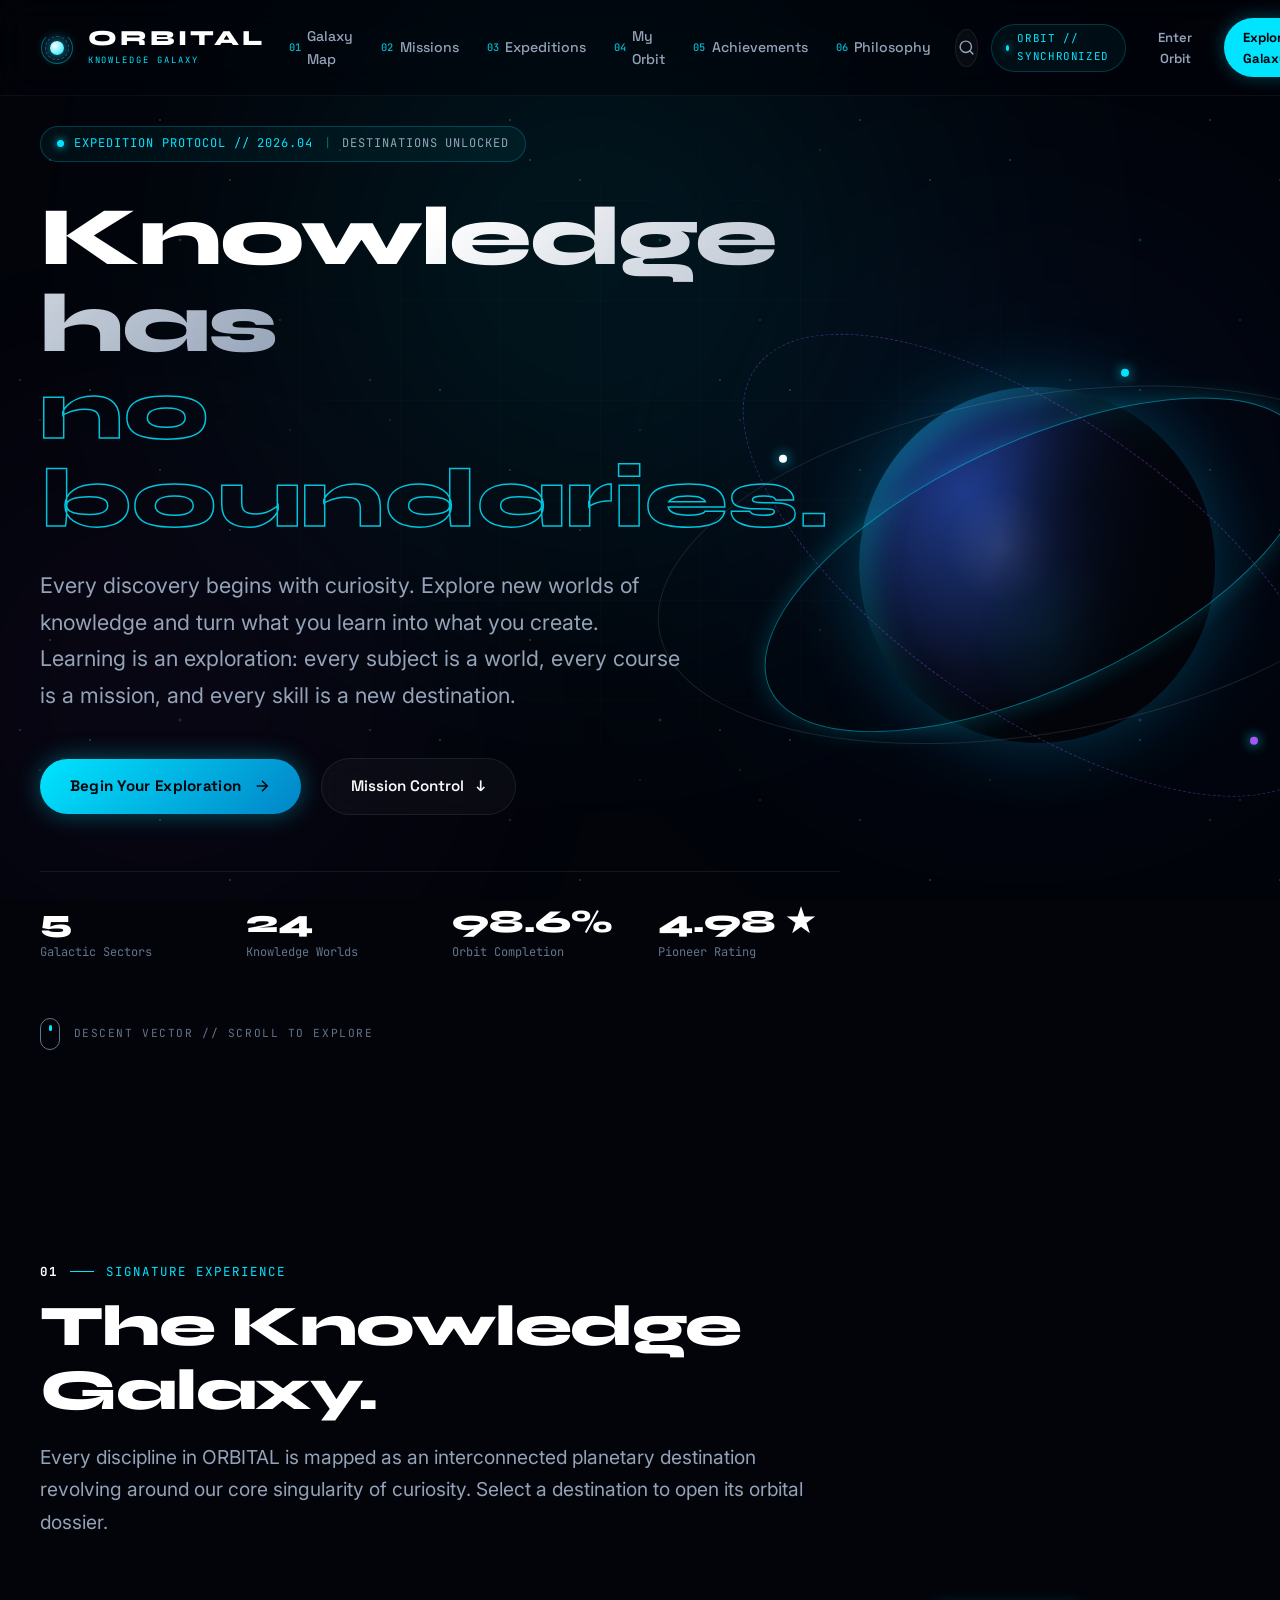
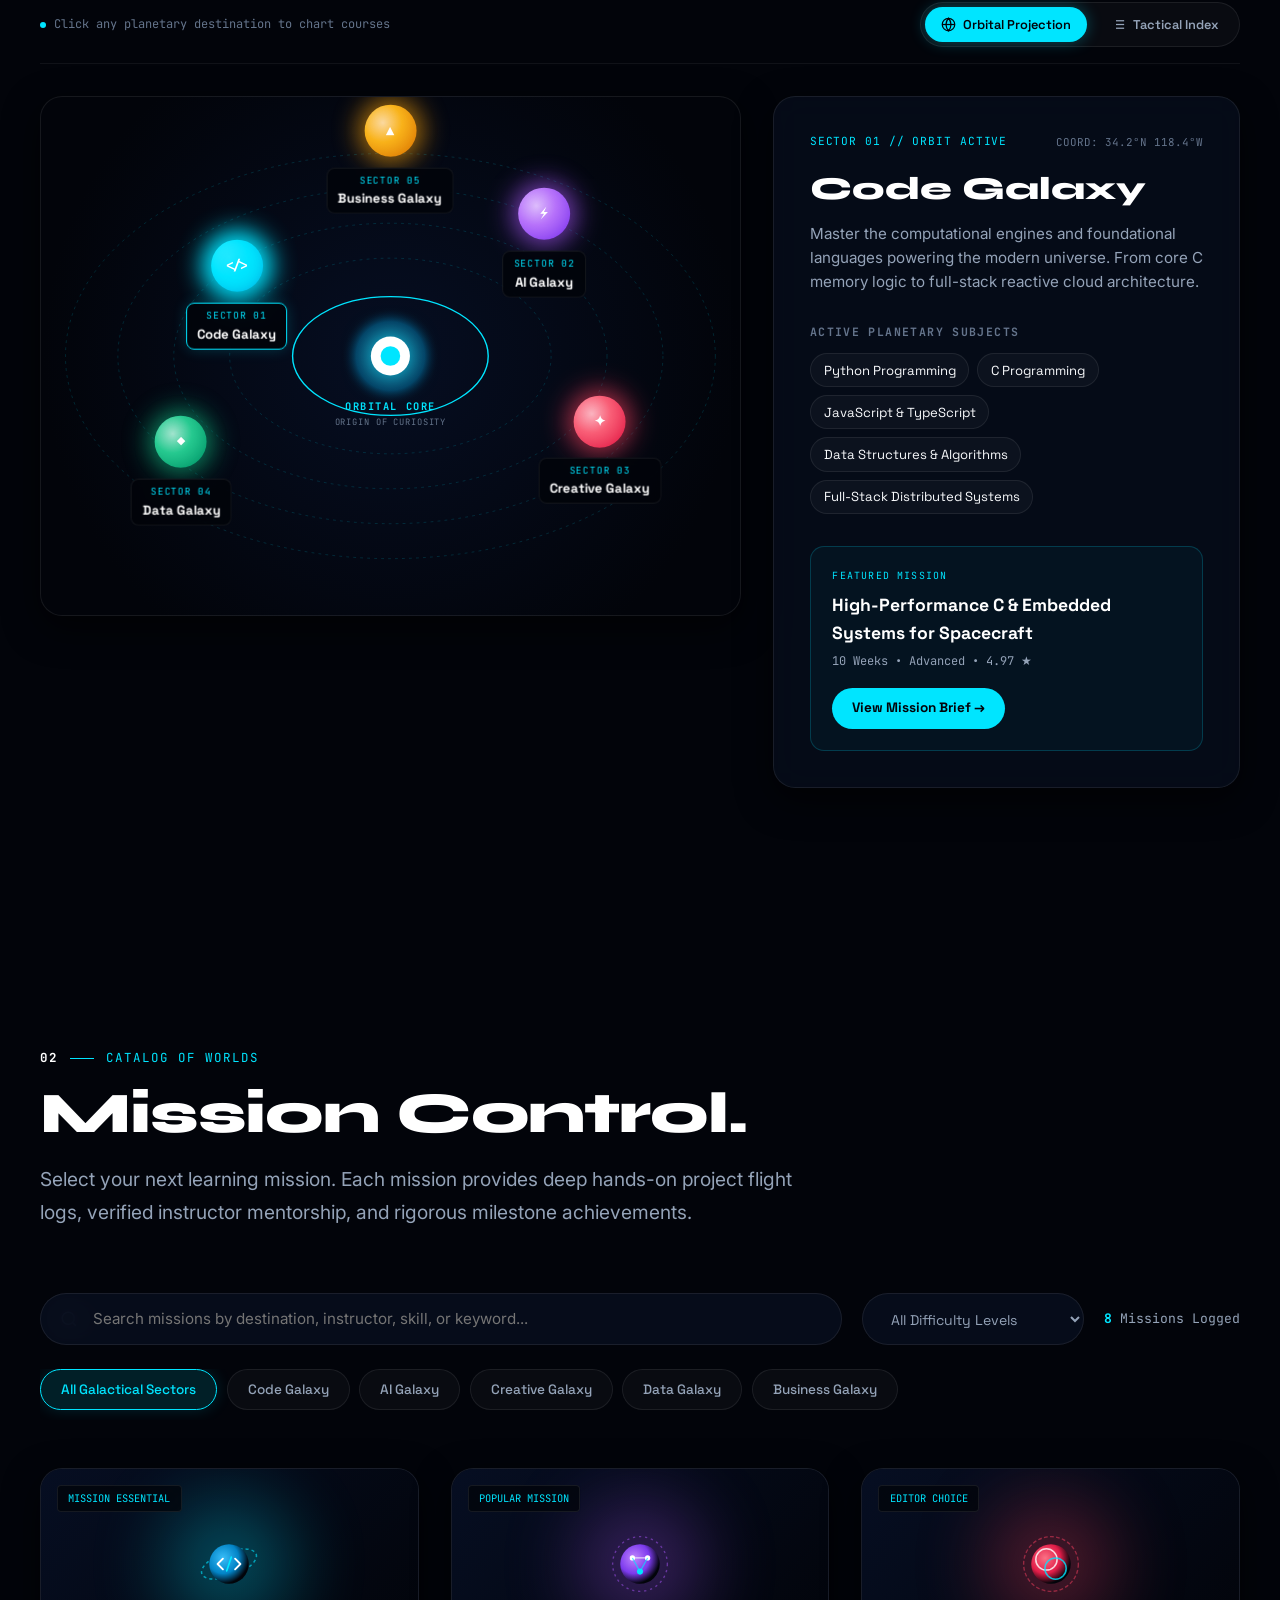
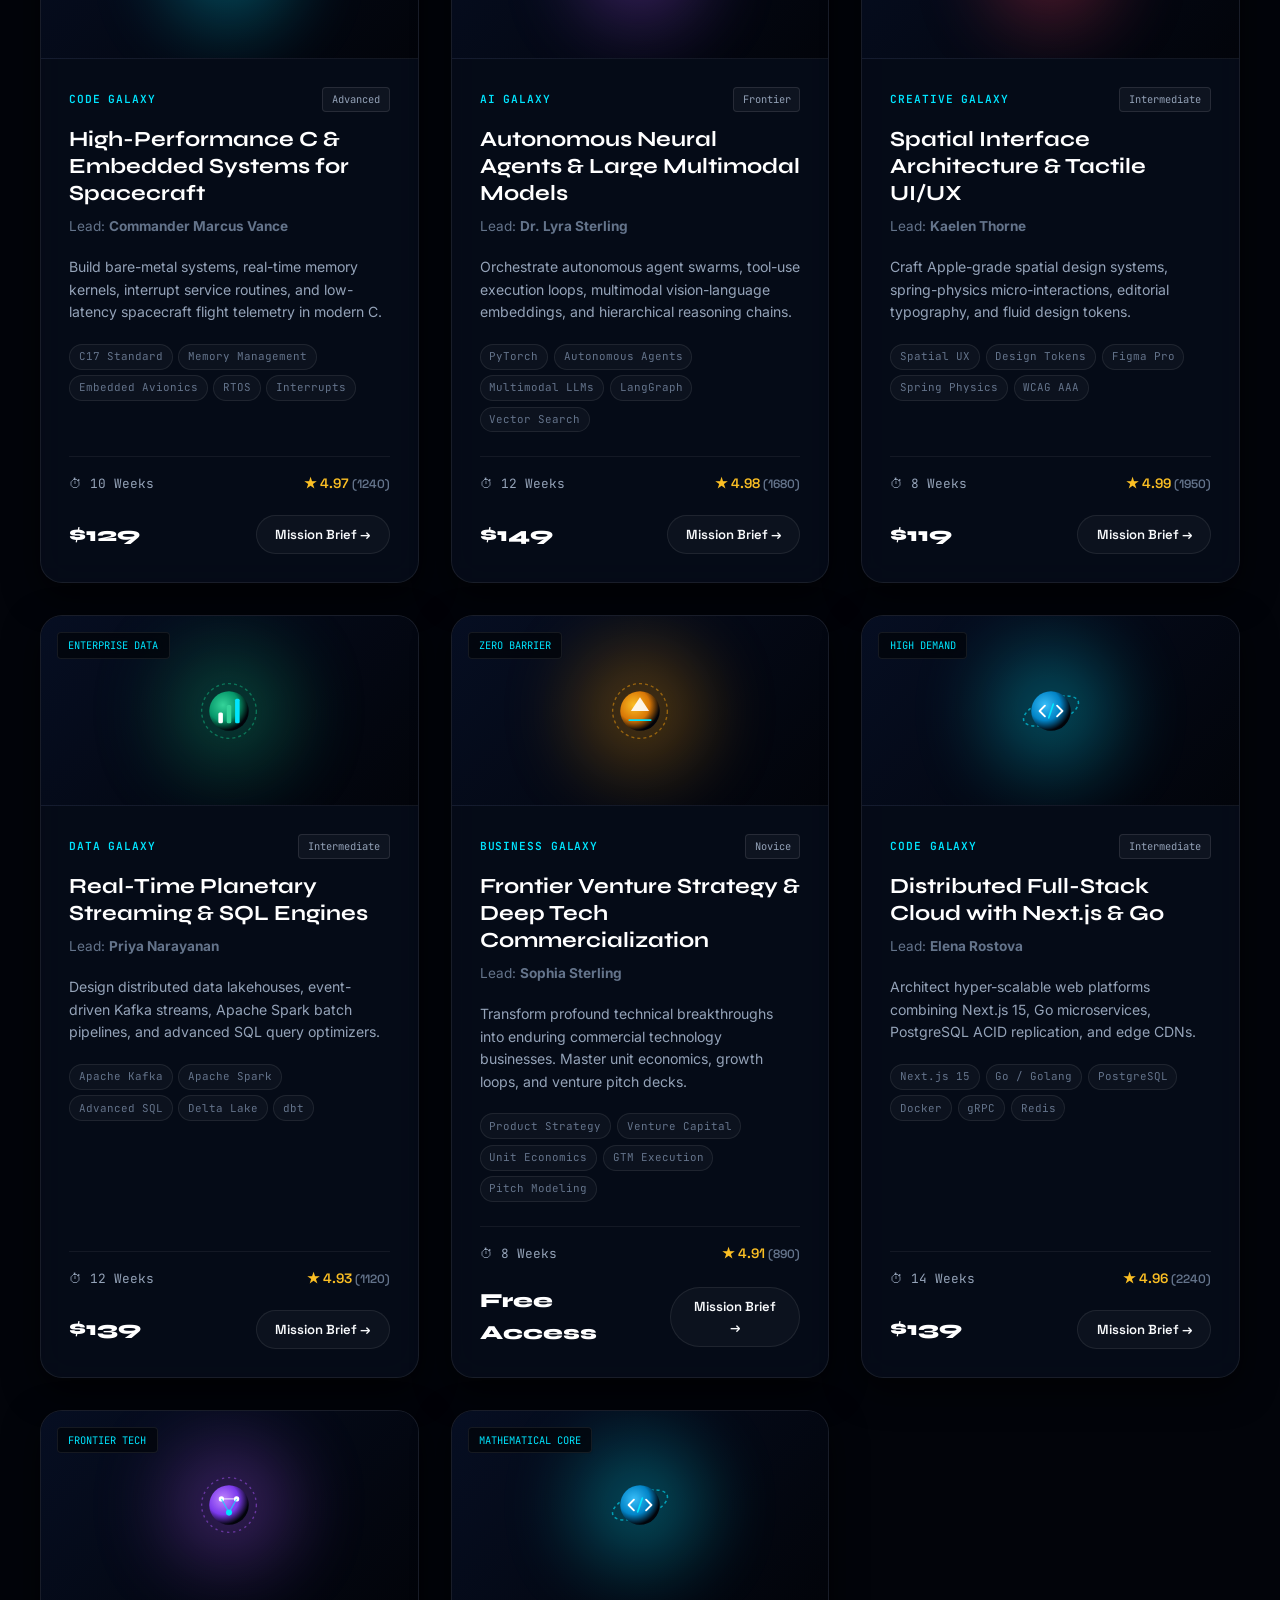
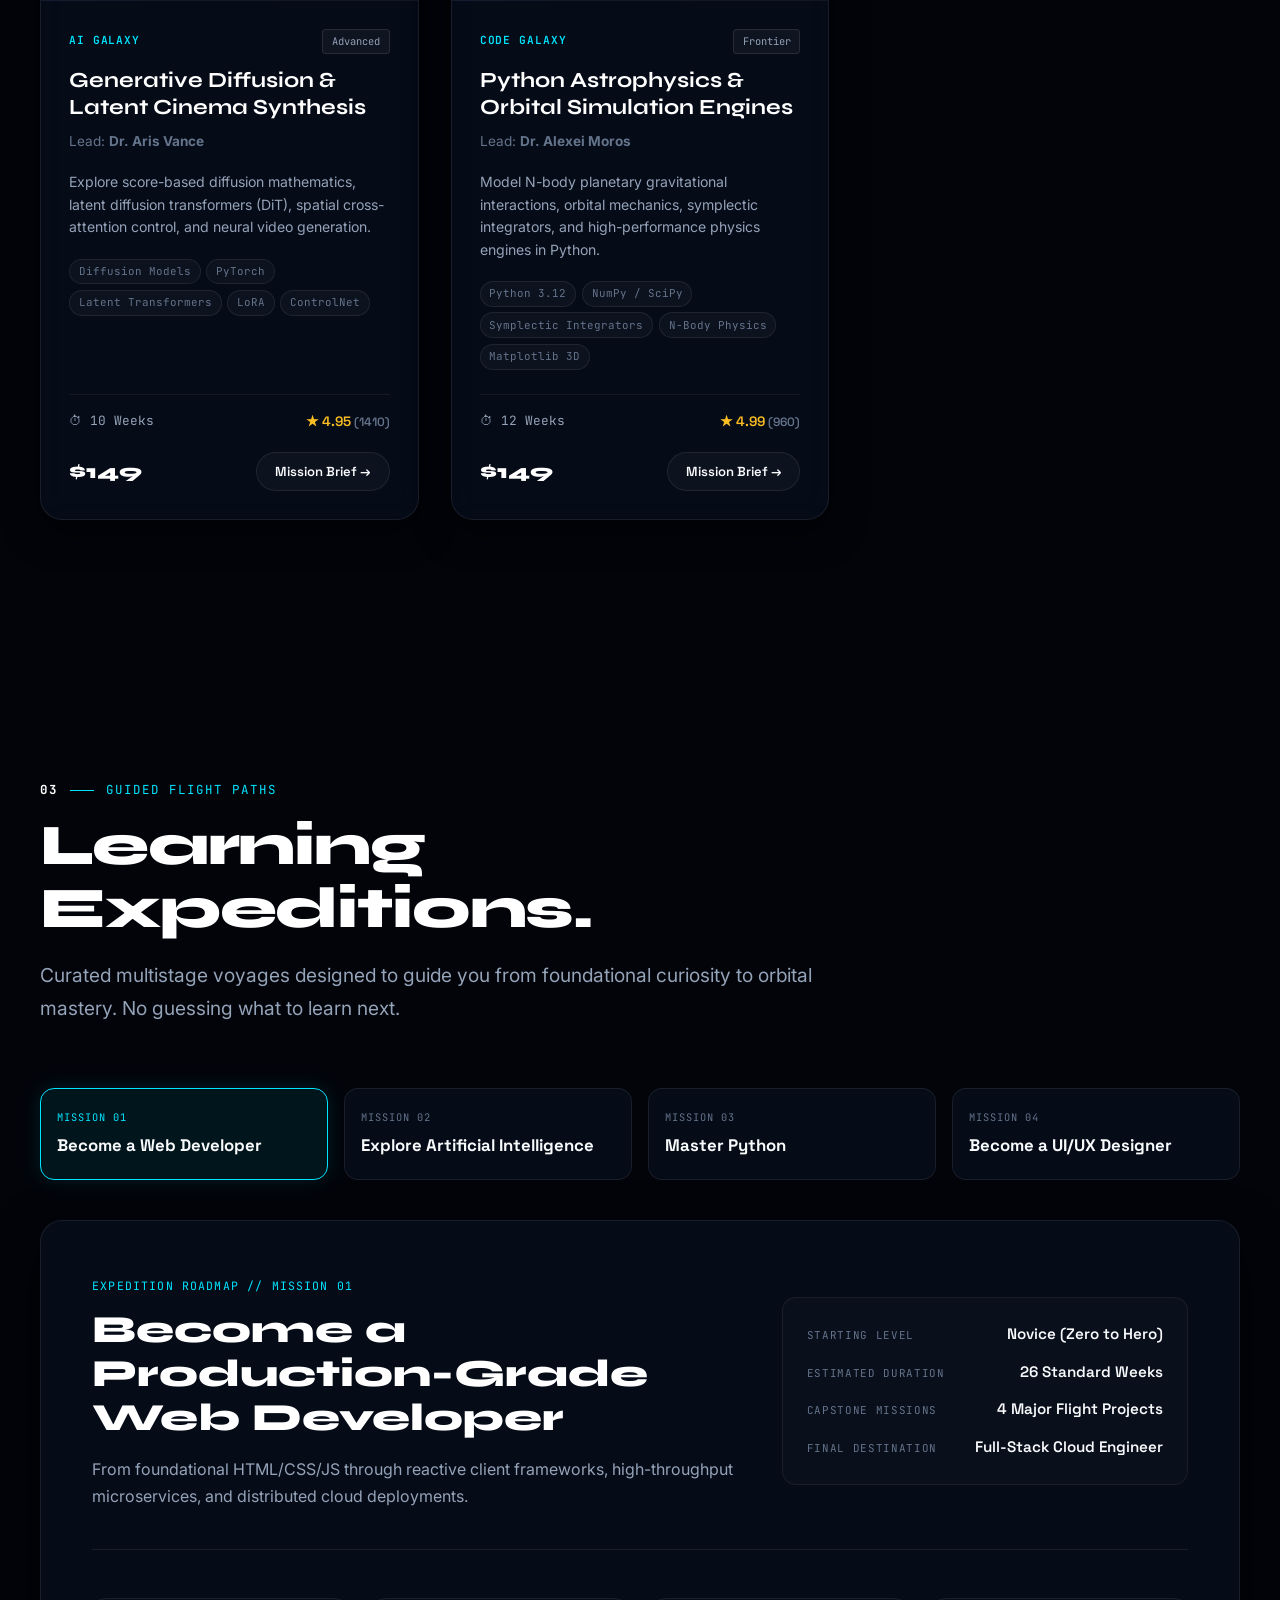
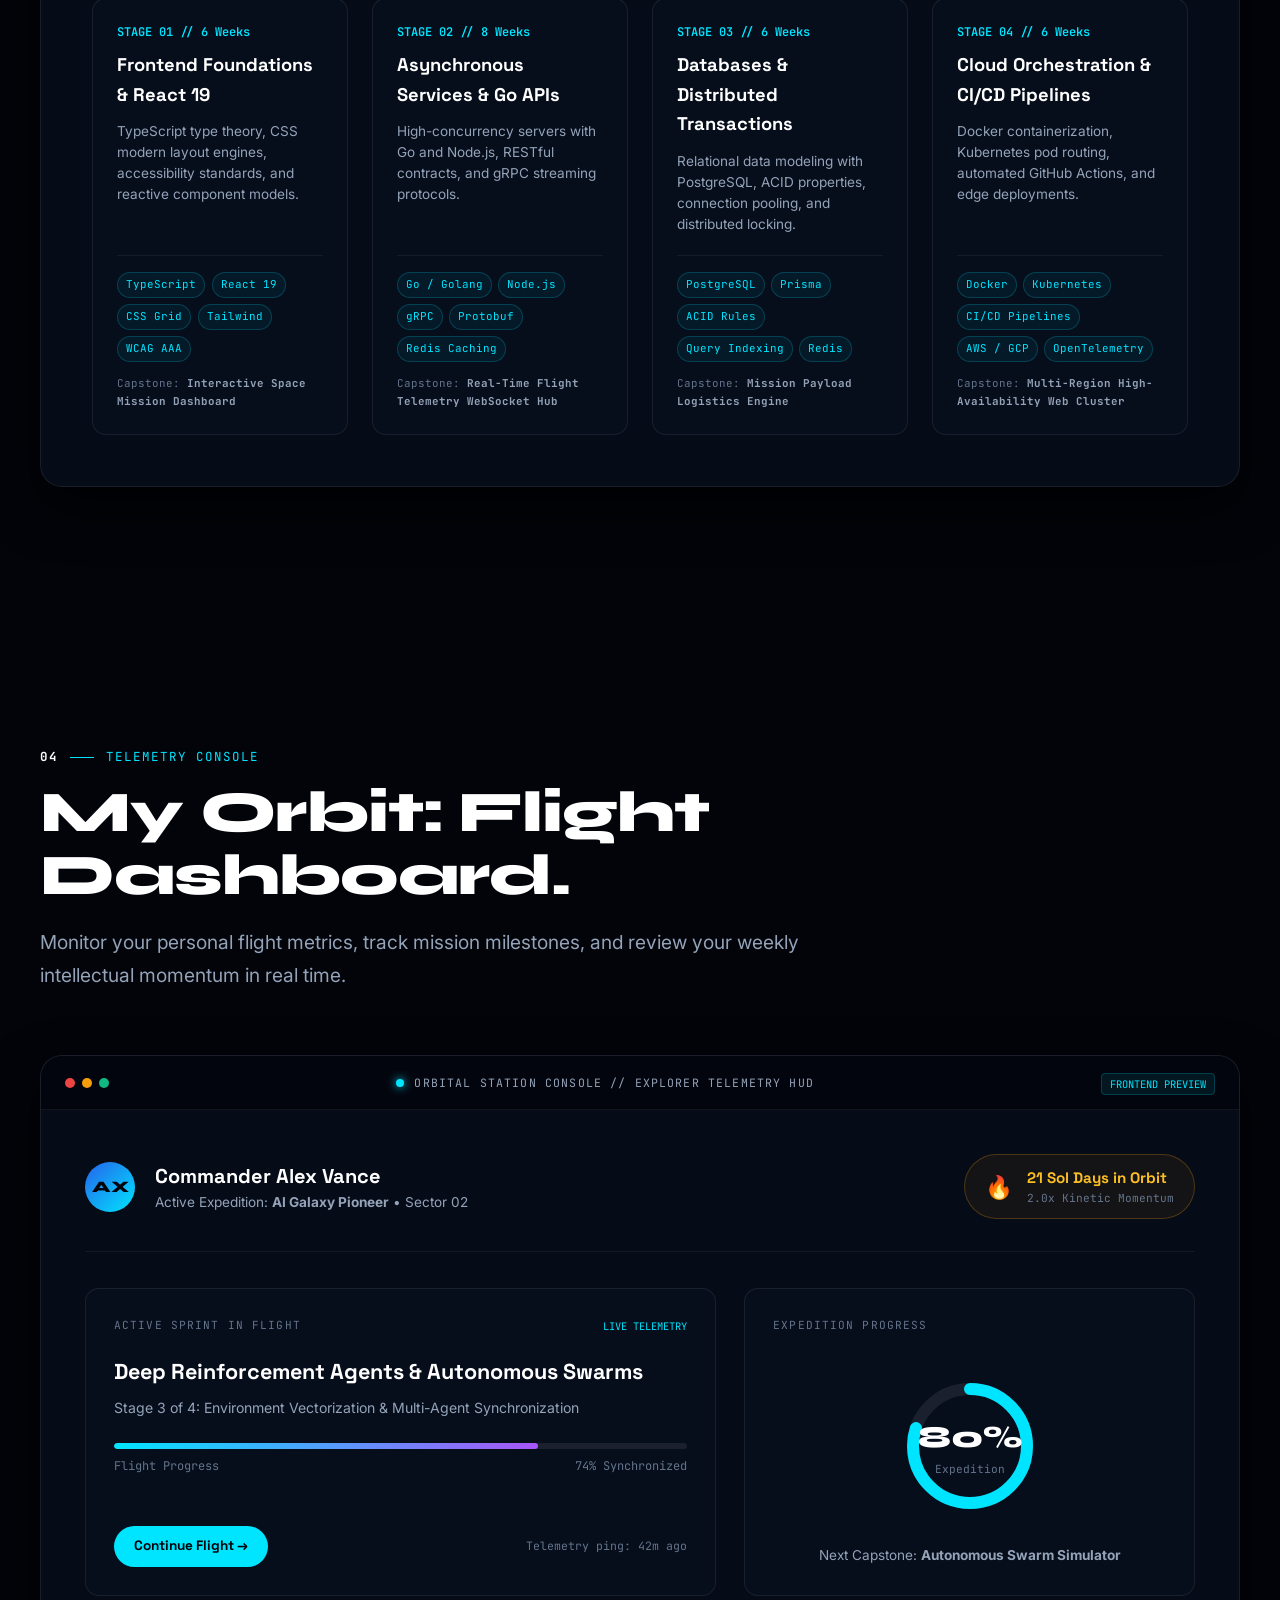
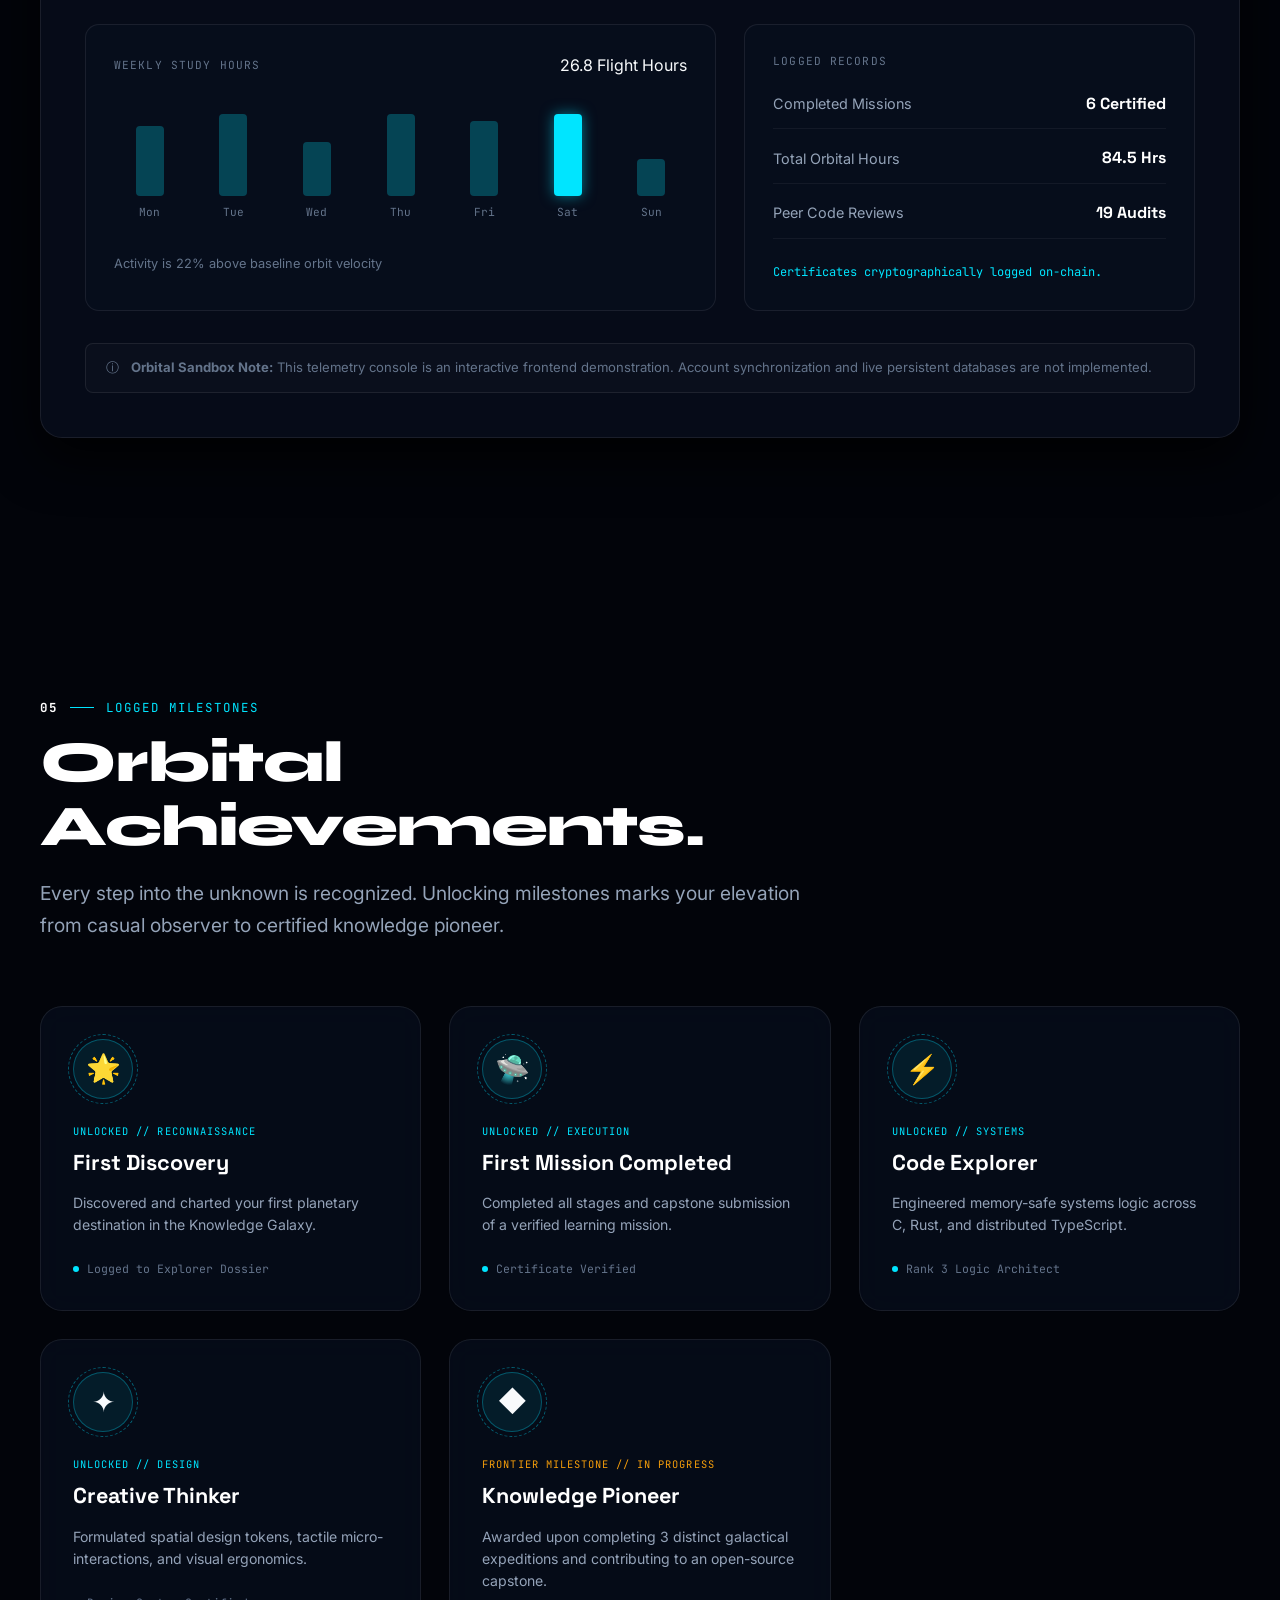
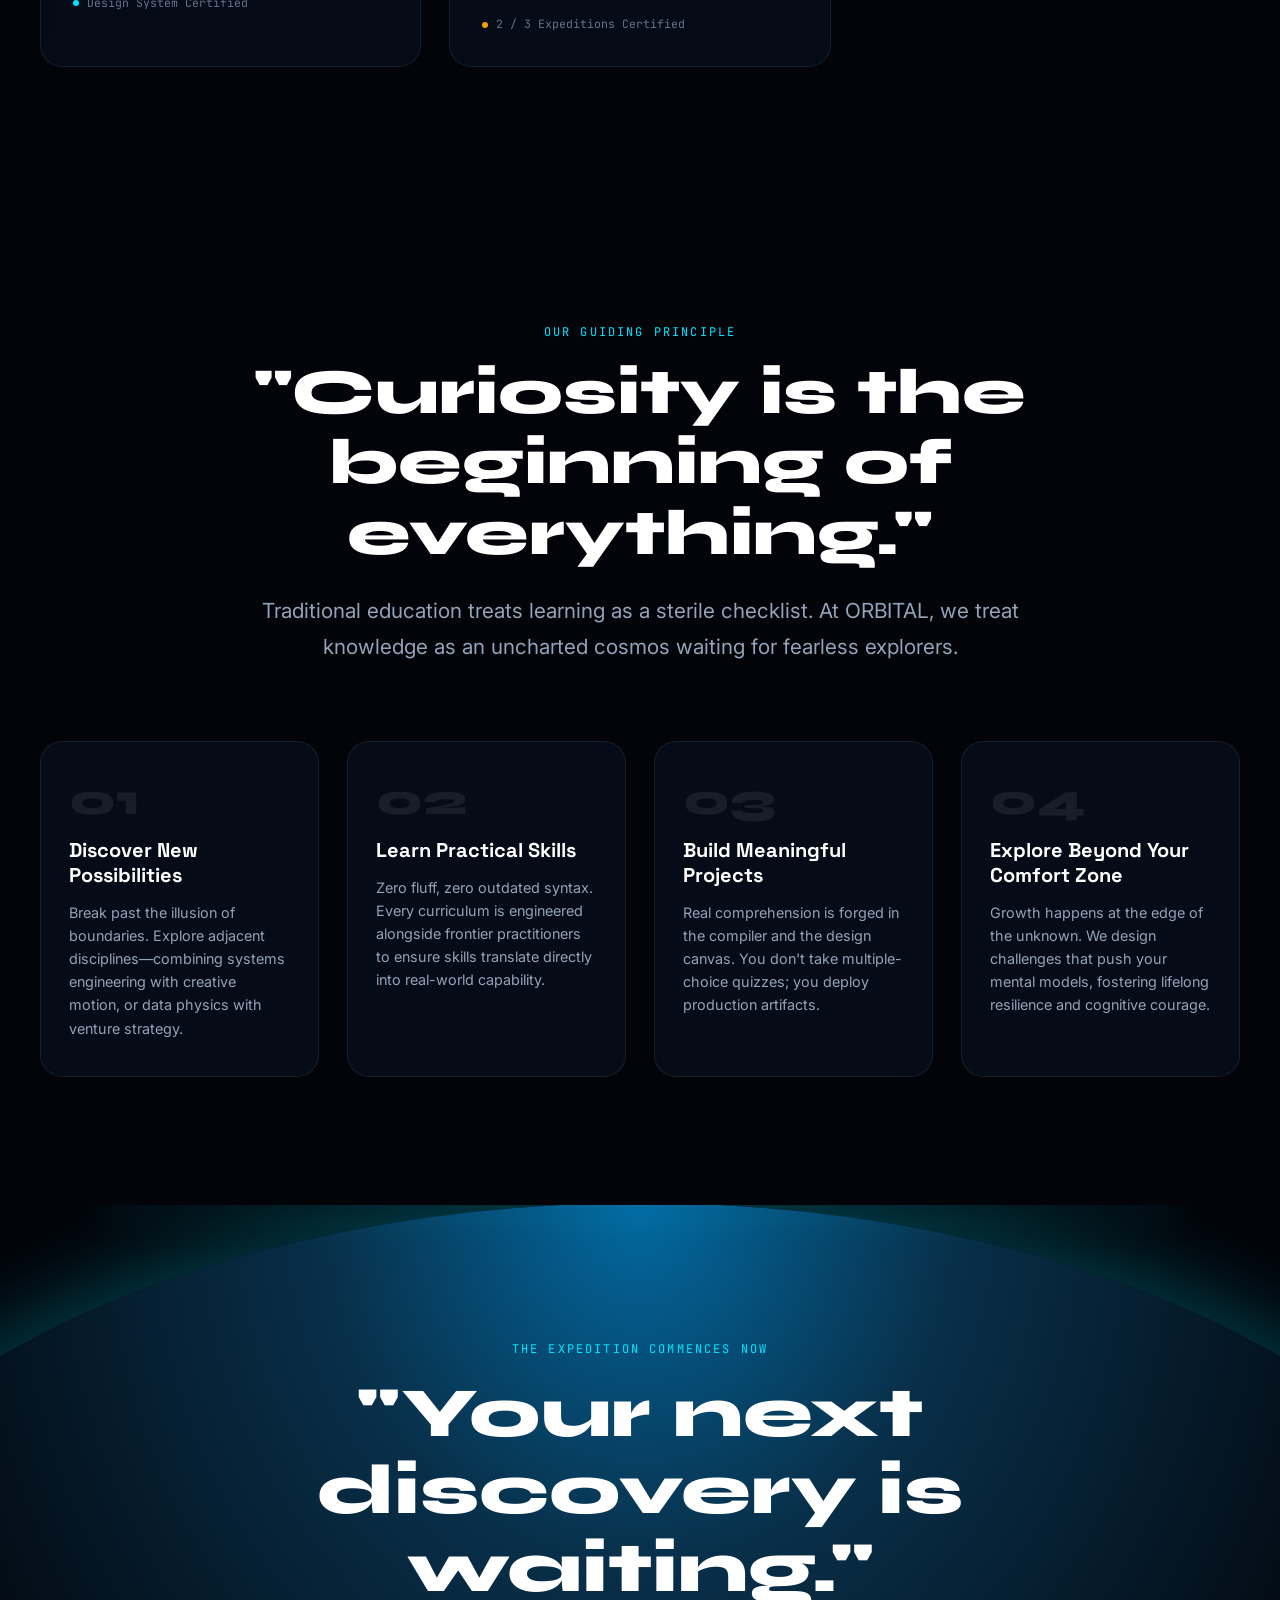
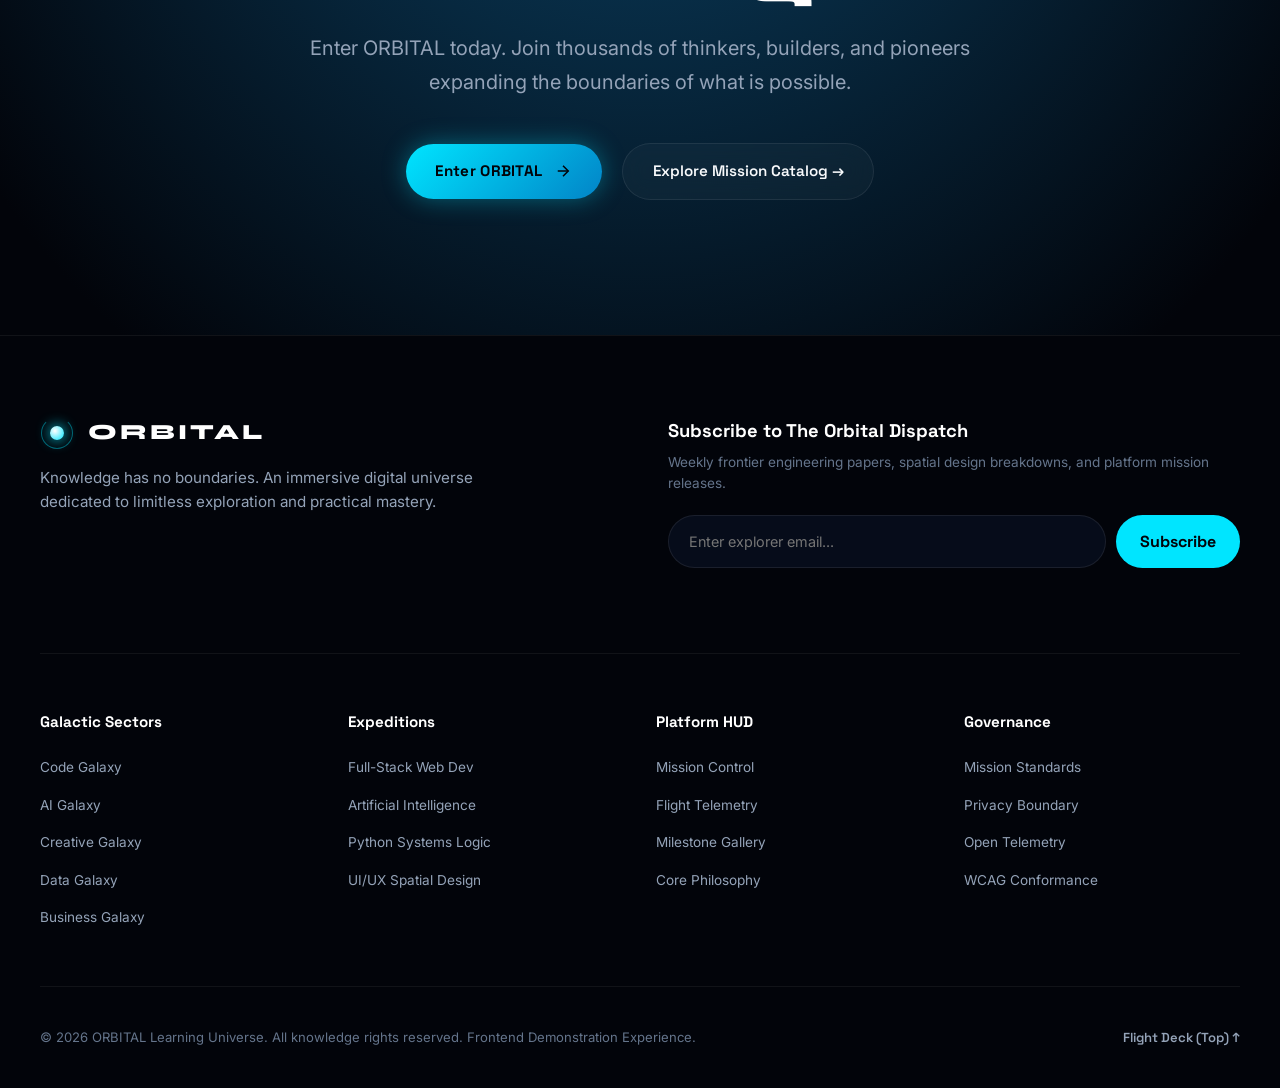
<file: orbital/index.html>
<!DOCTYPE html>
<html lang="en">
<head>
  <meta charset="UTF-8">
  <meta name="viewport" content="width=device-width, initial-scale=1.0">
  <meta http-equiv="X-UA-Compatible" content="ie=edge">

  <title>ORBITAL — The Knowledge Galaxy | Knowledge Has No Boundaries</title>
  <meta name="title" content="ORBITAL — The Knowledge Galaxy">
  <meta name="description" content="Explore an immersive digital learning universe where every subject is a world, every course is a mission, and every skill is a new destination. Knowledge has no boundaries.">

  <!-- Favicon with Cosmic Orbit SVG -->
  <link rel="icon" type="image/svg+xml" href="data:image/svg+xml,%3Csvg xmlns='http://www.w3.org/2000/svg' viewBox='0 0 100 100'%3E%3Ccircle cx='50' cy='50' r='46' fill='%2302040a' stroke='%2300e5ff' stroke-width='3'/%3E%3Cellipse cx='50' cy='50' rx='42' ry='16' fill='none' stroke='%2338bdf8' stroke-width='2' stroke-dasharray='4 4' transform='rotate(-25 50 50)'/%3E%3Ccircle cx='50' cy='50' r='18' fill='%23060b18' stroke='%2300e5ff' stroke-width='3'/%3E%3Ccircle cx='76' cy='36' r='6' fill='%2300e5ff'/%3E%3C/svg%3E">

  <!-- Google Fonts: Syne (Display), Space Grotesk (Tech Accent), Inter (Editorial Body), JetBrains Mono (Coordinates HUD) -->
  <link rel="preconnect" href="https://fonts.googleapis.com">
  <link rel="preconnect" href="https://fonts.gstatic.com" crossorigin>
  <link href="https://fonts.googleapis.com/css2?family=Inter:wght@300;400;500;600;700&family=JetBrains+Mono:wght@400;500;600;700&family=Space+Grotesk:wght@400;500;600;700&family=Syne:wght@600;700;800&display=swap" rel="stylesheet">

  <!-- Main Stylesheet -->
  <link rel="stylesheet" href="style.css">
</head>
<body>

  <!-- ACCESSIBILITY: Skip to main content -->
  <a href="#main-content" class="skip-link">Skip to orbital missions</a>

  <!-- ATMOSPHERIC COSMOS BACKDROP -->
  <div class="cosmos-background" aria-hidden="true">
    <div class="cosmos-stars-layer-1"></div>
    <div class="cosmos-stars-layer-2"></div>
    <div class="cosmos-nebula-glow glow-cyan"></div>
    <div class="cosmos-nebula-glow glow-indigo"></div>
    <div class="cosmos-nebula-glow glow-violet"></div>
    <div class="cosmos-grid-lines"></div>
  </div>

  <!-- =========================================================================
       GLOBAL NAVIGATION HEADER
       ========================================================================= -->
  <header id="orbital-header" class="orbital-header">
    <div class="container header-container">
      
      <!-- Brand Emblem & Identity -->
      <a href="#hero" class="orbital-brand" aria-label="ORBITAL Home">
        <div class="brand-planet-emblem">
          <div class="planet-core"></div>
          <div class="planet-ring-1"></div>
          <div class="planet-ring-2"></div>
          <div class="planet-satellite"></div>
        </div>
        <div class="brand-text-block">
          <span class="brand-title">ORBITAL</span>
          <span class="brand-tag">KNOWLEDGE GALAXY</span>
        </div>
      </a>

      <!-- Desktop Navigation Links -->
      <nav class="desktop-nav" aria-label="Primary Navigation">
        <ul class="nav-links">
          <li><a href="#galaxy-map" class="nav-link"><span class="nav-idx">01</span> Galaxy Map</a></li>
          <li><a href="#missions" class="nav-link"><span class="nav-idx">02</span> Missions</a></li>
          <li><a href="#expeditions" class="nav-link"><span class="nav-idx">03</span> Expeditions</a></li>
          <li><a href="#my-orbit" class="nav-link"><span class="nav-idx">04</span> My Orbit</a></li>
          <li><a href="#achievements" class="nav-link"><span class="nav-idx">05</span> Achievements</a></li>
          <li><a href="#philosophy" class="nav-link"><span class="nav-idx">06</span> Philosophy</a></li>
        </ul>
      </nav>

      <!-- Telemetry Controls & Actions -->
      <div class="header-actions">
        <!-- Quick Mission Search Trigger -->
        <button id="nav-search-trigger" class="btn-icon-nav" type="button" aria-label="Search missions" title="Search all missions">
          <svg width="17" height="17" viewBox="0 0 24 24" fill="none" stroke="currentColor" stroke-width="2" stroke-linecap="round" stroke-linejoin="round">
            <circle cx="11" cy="11" r="8"></circle>
            <line x1="21" y1="21" x2="16.65" y2="16.65"></line>
          </svg>
        </button>

        <!-- Orbit Status Pill -->
        <div class="telemetry-pill hide-mobile">
          <span class="status-dot"></span>
          <span class="pill-text">ORBIT // SYNCHRONIZED</span>
        </div>

        <!-- Demonstration Sign In Trigger -->
        <button id="nav-login-btn" class="btn-ghost-nav" type="button">
          <span>Enter Orbit</span>
        </button>

        <!-- Primary Launch Action -->
        <a href="#galaxy-map" class="btn-primary-nav">
          <span>Explore Galaxy</span>
          <svg width="14" height="14" viewBox="0 0 24 24" fill="none" stroke="currentColor" stroke-width="2.5" stroke-linecap="round" stroke-linejoin="round">
            <line x1="5" y1="12" x2="19" y2="12"></line>
            <polyline points="12 5 19 12 12 19"></polyline>
          </svg>
        </a>

        <!-- Mobile Drawer Toggle -->
        <button id="mobile-menu-toggle" class="mobile-toggle" type="button" aria-label="Toggle mobile menu" aria-expanded="false" aria-controls="mobile-drawer">
          <span class="toggle-line"></span>
          <span class="toggle-line"></span>
        </button>
      </div>

    </div>

    <!-- Scroll Progress Indicator Bar -->
    <div id="scroll-progress-bar" class="scroll-progress-bar" aria-hidden="true"></div>
  </header>

  <!-- MOBILE NAVIGATION DRAWER -->
  <div id="mobile-drawer" class="mobile-drawer" aria-hidden="true">
    <div class="drawer-backdrop" id="drawer-backdrop"></div>
    <div class="drawer-panel">
      <div class="drawer-header">
        <div class="orbital-brand">
          <div class="brand-planet-emblem">
            <div class="planet-core"></div>
            <div class="planet-ring-1"></div>
          </div>
          <span class="brand-title">ORBITAL</span>
        </div>
        <button id="drawer-close" class="drawer-close-btn" aria-label="Close navigation">&times;</button>
      </div>

      <nav class="drawer-nav">
        <ul class="drawer-links-list">
          <li><a href="#hero" class="drawer-link"><span class="d-num">00</span> Flight Deck (Home)</a></li>
          <li><a href="#galaxy-map" class="drawer-link"><span class="d-num">01</span> The Knowledge Galaxy</a></li>
          <li><a href="#missions" class="drawer-link"><span class="d-num">02</span> Mission Control (Courses)</a></li>
          <li><a href="#expeditions" class="drawer-link"><span class="d-num">03</span> Learning Expeditions</a></li>
          <li><a href="#my-orbit" class="drawer-link"><span class="d-num">04</span> My Orbit Dashboard</a></li>
          <li><a href="#achievements" class="drawer-link"><span class="d-num">05</span> Milestone Gallery</a></li>
          <li><a href="#philosophy" class="drawer-link"><span class="d-num">06</span> The Philosophy</a></li>
        </ul>
      </nav>

      <div class="drawer-footer">
        <a href="#missions" class="btn-primary-block drawer-action-btn">
          <span>Launch Mission Control &rarr;</span>
        </a>
      </div>
    </div>
  </div>

  <!-- =========================================================================
       MAIN CONTENT CONTAINER
       ========================================================================= -->
  <main id="main-content">

    <!-- =======================================================================
         SECTION 1: OPENING EXPERIENCE — ENTER THE UNKNOWN (HERO)
         ======================================================================= -->
    <section id="hero" class="hero-section" aria-label="ORBITAL Flight Deck">
      <!-- Atmospheric 3D-inspired Planet Graphic Canvas & CSS Rings -->
      <div class="hero-planet-viewport" aria-hidden="true">
        <div class="planet-celestial-sphere">
          <div class="planet-atmosphere-glow"></div>
          <div class="planet-surface-body">
            <div class="planet-craters"></div>
            <div class="planet-terminator-shadow"></div>
          </div>
          <div class="celestial-ring ring-primary"></div>
          <div class="celestial-ring ring-secondary"></div>
          <div class="celestial-ring ring-tertiary"></div>
          <div class="orbital-beacon beacon-alpha"></div>
          <div class="orbital-beacon beacon-beta"></div>
          <div class="orbital-beacon beacon-gamma"></div>
        </div>
      </div>

      <div class="container hero-container">
        
        <!-- Mission Status Pill -->
        <div class="hero-pre-badge reveal-fade">
          <span class="badge-pulse"></span>
          <span class="badge-code">EXPEDITION PROTOCOL // 2026.04</span>
          <span class="badge-sep">|</span>
          <span class="badge-state">DESTINATIONS UNLOCKED</span>
        </div>

        <!-- Central Cinematic Editorial Typography -->
        <div class="hero-typography-block">
          <h1 class="hero-headline">
            <span class="headline-part reveal-text" data-delay="100">
              <span class="text-silver">Knowledge has</span>
            </span>
            <span class="headline-part reveal-text" data-delay="250">
              <span class="text-electric">no boundaries.</span>
            </span>
          </h1>

          <p class="hero-lead-text reveal-fade" data-delay="400">
            Every discovery begins with curiosity. Explore new worlds of knowledge and turn what you learn into what you create.<br class="hide-mobile">
            Learning is an exploration: every subject is a world, every course is a mission, and every skill is a new destination.
          </p>

          <!-- Exploration CTAs -->
          <div class="hero-actions-row reveal-fade" data-delay="550">
            <a href="#galaxy-map" class="btn-primary hero-btn">
              <span class="btn-text">Begin Your Exploration</span>
              <span class="btn-icon">
                <svg width="18" height="18" viewBox="0 0 24 24" fill="none" stroke="currentColor" stroke-width="2">
                  <line x1="5" y1="12" x2="19" y2="12"></line>
                  <polyline points="12 5 19 12 12 19"></polyline>
                </svg>
              </span>
            </a>

            <a href="#missions" class="btn-secondary hero-btn">
              <span class="btn-text">Mission Control</span>
              <span class="btn-icon">&darr;</span>
            </a>
          </div>
        </div>

        <!-- Sector Coordinates Metrics Ticker -->
        <div class="hero-telemetry-ticker reveal-fade" data-delay="700">
          <div class="ticker-col">
            <span class="ticker-val">5</span>
            <span class="ticker-label">Galactic Sectors</span>
          </div>
          <div class="ticker-col">
            <span class="ticker-val">24</span>
            <span class="ticker-label">Knowledge Worlds</span>
          </div>
          <div class="ticker-col">
            <span class="ticker-val">98.6%</span>
            <span class="ticker-label">Orbit Completion</span>
          </div>
          <div class="ticker-col">
            <span class="ticker-val">4.98 ★</span>
            <span class="ticker-label">Pioneer Rating</span>
          </div>
        </div>

        <!-- Descent Scroll Cue -->
        <div class="hero-scroll-cue" aria-hidden="true">
          <div class="cue-mouse">
            <span class="cue-wheel"></span>
          </div>
          <span class="cue-text">DESCENT VECTOR // SCROLL TO EXPLORE</span>
        </div>

      </div>
    </section>

    <!-- =======================================================================
         SECTION 2: THE KNOWLEDGE GALAXY — SIGNATURE FEATURE
         ======================================================================= -->
    <section id="galaxy-map" class="section galaxy-section" aria-label="Interactive Knowledge Galaxy">
      <div class="container">

        <!-- Section Header -->
        <div class="section-header reveal-on-scroll">
          <div class="section-eyebrow">
            <span class="eyebrow-index">01</span>
            <span class="eyebrow-line"></span>
            <span class="eyebrow-name">SIGNATURE EXPERIENCE</span>
          </div>
          <h2 class="section-title">The Knowledge Galaxy.</h2>
          <p class="section-lead">
            Every discipline in ORBITAL is mapped as an interconnected planetary destination revolving around our core singularity of curiosity. Select a destination to open its orbital dossier.
          </p>
        </div>

        <!-- View Switcher (Orbital Map vs Accessible Tactical List) -->
        <div class="galaxy-view-toggle-bar reveal-on-scroll">
          <div class="toggle-hint">
            <span class="hint-dot"></span>
            <span>Click any planetary destination to chart courses</span>
          </div>
          <div class="view-switch-buttons" role="tablist" aria-label="Galaxy View Modes">
            <button id="view-mode-map-btn" class="view-tab active" role="tab" aria-selected="true" aria-controls="galaxy-viewport">
              <svg width="15" height="15" viewBox="0 0 24 24" fill="none" stroke="currentColor" stroke-width="2"><circle cx="12" cy="12" r="10"></circle><line x1="2" y1="12" x2="22" y2="12"></line><path d="M12 2a15.3 15.3 0 0 1 4 10 15.3 15.3 0 0 1-4 10 15.3 15.3 0 0 1-4-10 15.3 15.3 0 0 1 4-10z"></path></svg>
              <span>Orbital Projection</span>
            </button>
            <button id="view-mode-list-btn" class="view-tab" role="tab" aria-selected="false" aria-controls="galaxy-list-view">
              <svg width="15" height="15" viewBox="0 0 24 24" fill="none" stroke="currentColor" stroke-width="2"><line x1="8" y1="6" x2="21" y2="6"></line><line x1="8" y1="12" x2="21" y2="12"></line><line x1="8" y1="18" x2="21" y2="18"></line><line x1="3" y1="6" x2="3.01" y2="6"></line><line x1="3" y1="12" x2="3.01" y2="12"></line><line x1="3" y1="18" x2="3.01" y2="18"></line></svg>
              <span>Tactical Index</span>
            </button>
          </div>
        </div>

        <!-- PRIMARY INTERACTIVE GALAXY STAGE -->
        <div class="galaxy-interface-wrapper reveal-on-scroll">

          <!-- 1. Interactive Orbital SVG & DOM Map View -->
          <div id="galaxy-viewport" class="galaxy-viewport" role="region" aria-label="Interactive Orbital Map">
            
            <!-- SVG Orbital Trajectories & Planetary Radii -->
            <svg class="galaxy-orbital-svg" viewBox="0 0 1000 700" preserveAspectRatio="xMidYMid meet" aria-hidden="true">
              <defs>
                <linearGradient id="orbitGlowCyan" x1="0%" y1="0%" x2="100%" y2="100%">
                  <stop offset="0%" stop-color="#00e5ff" stop-opacity="0.6"/>
                  <stop offset="100%" stop-color="#2563eb" stop-opacity="0.1"/>
                </linearGradient>
                <linearGradient id="orbitGlowViolet" x1="0%" y1="0%" x2="100%" y2="100%">
                  <stop offset="0%" stop-color="#a855f7" stop-opacity="0.6"/>
                  <stop offset="100%" stop-color="#3b82f6" stop-opacity="0.1"/>
                </linearGradient>
                <radialGradient id="sunCoreGradient" cx="50%" cy="50%" r="50%">
                  <stop offset="0%" stop-color="#ffffff"/>
                  <stop offset="35%" stop-color="#38bdf8"/>
                  <stop offset="70%" stop-color="#0284c7"/>
                  <stop offset="100%" stop-color="#02040a" stop-opacity="0"/>
                </radialGradient>
              </defs>

              <!-- Orbital Trajectory Rings -->
              <ellipse class="orbit-path orbit-1" cx="500" cy="350" rx="140" ry="85" />
              <ellipse class="orbit-path orbit-2" cx="500" cy="350" rx="230" ry="140" />
              <ellipse class="orbit-path orbit-3" cx="500" cy="350" rx="310" ry="190" />
              <ellipse class="orbit-path orbit-4" cx="500" cy="350" rx="390" ry="240" />
              <ellipse class="orbit-path orbit-5" cx="500" cy="350" rx="465" ry="290" />

              <!-- Central Star: Singularity Core -->
              <circle cx="500" cy="350" r="70" fill="url(#sunCoreGradient)" opacity="0.35"/>
              <circle cx="500" cy="350" r="28" fill="#ffffff" filter="drop-shadow(0 0 20px #00e5ff)"/>
              <circle cx="500" cy="350" r="14" fill="#00e5ff"/>
            </svg>

            <!-- Interactive Planetary Destination Nodes Layer -->
            <div class="galaxy-destinations-layer" id="galaxy-destinations-layer">
              
              <!-- DESTINATION A: CODE GALAXY -->
              <button class="planet-node active" data-galaxy="code" id="node-galaxy-code" type="button" style="left: 28%; top: 38%;" aria-label="Explore Code Galaxy">
                <div class="planet-sphere sphere-code">
                  <div class="planet-halo"></div>
                  <div class="planet-ring"></div>
                  <span class="planet-symbol">&lt;/&gt;</span>
                </div>
                <div class="planet-label-card">
                  <span class="p-sector">SECTOR 01</span>
                  <span class="p-name">Code Galaxy</span>
                </div>
              </button>

              <!-- DESTINATION B: AI GALAXY -->
              <button class="planet-node" data-galaxy="ai" id="node-galaxy-ai" type="button" style="left: 72%; top: 28%;" aria-label="Explore AI Galaxy">
                <div class="planet-sphere sphere-ai">
                  <div class="planet-halo"></div>
                  <div class="planet-ring"></div>
                  <span class="planet-symbol">&#9889;</span>
                </div>
                <div class="planet-label-card">
                  <span class="p-sector">SECTOR 02</span>
                  <span class="p-name">AI Galaxy</span>
                </div>
              </button>

              <!-- DESTINATION C: CREATIVE GALAXY -->
              <button class="planet-node" data-galaxy="creative" id="node-galaxy-creative" type="button" style="left: 80%; top: 68%;" aria-label="Explore Creative Galaxy">
                <div class="planet-sphere sphere-creative">
                  <div class="planet-halo"></div>
                  <div class="planet-ring"></div>
                  <span class="planet-symbol">&#10022;</span>
                </div>
                <div class="planet-label-card">
                  <span class="p-sector">SECTOR 03</span>
                  <span class="p-name">Creative Galaxy</span>
                </div>
              </button>

              <!-- DESTINATION D: DATA GALAXY -->
              <button class="planet-node" data-galaxy="data" id="node-galaxy-data" type="button" style="left: 20%; top: 72%;" aria-label="Explore Data Galaxy">
                <div class="planet-sphere sphere-data">
                  <div class="planet-halo"></div>
                  <div class="planet-ring"></div>
                  <span class="planet-symbol">&#9670;</span>
                </div>
                <div class="planet-label-card">
                  <span class="p-sector">SECTOR 04</span>
                  <span class="p-name">Data Galaxy</span>
                </div>
              </button>

              <!-- DESTINATION E: BUSINESS GALAXY -->
              <button class="planet-node" data-galaxy="business" id="node-galaxy-business" type="button" style="left: 50%; top: 12%;" aria-label="Explore Business Galaxy">
                <div class="planet-sphere sphere-business">
                  <div class="planet-halo"></div>
                  <div class="planet-ring"></div>
                  <span class="planet-symbol">&#9650;</span>
                </div>
                <div class="planet-label-card">
                  <span class="p-sector">SECTOR 05</span>
                  <span class="p-name">Business Galaxy</span>
                </div>
              </button>

            </div>

            <!-- Central Star Label -->
            <div class="singularity-caption" aria-hidden="true">
              <span class="singularity-title">ORBITAL CORE</span>
              <span class="singularity-sub">ORIGIN OF CURIOSITY</span>
            </div>
          </div>

          <!-- 2. Dynamic Galaxy Telemetry HUD Dossier Panel -->
          <aside class="galaxy-hud-panel" id="galaxy-hud-panel" aria-live="polite">
            <div class="hud-top-meta">
              <span class="hud-badge" id="hud-galaxy-sector">SECTOR 01 // ORBIT ACTIVE</span>
              <span class="hud-coordinates" id="hud-galaxy-coordinates">COORD: 34.2°N 118.4°W</span>
            </div>

            <h3 class="hud-title" id="hud-galaxy-title">Code Galaxy</h3>
            <p class="hud-lead" id="hud-galaxy-desc">
              Master the computational engines and foundational languages powering the modern universe. From core C memory logic to full-stack reactive clouds.
            </p>

            <div class="hud-subjects-block">
              <h4 class="hud-subheading">Active Planetary Subjects</h4>
              <ul class="hud-subjects-pills" id="hud-galaxy-subjects">
                <!-- Dynamically populated via script.js -->
              </ul>
            </div>

            <div class="hud-feature-course-card">
              <span class="fc-badge">FEATURED MISSION</span>
              <h5 class="fc-title" id="hud-galaxy-course-title">High-Performance C &amp; Embedded Systems</h5>
              <p class="fc-meta" id="hud-galaxy-course-meta">10 Weeks &bull; Advanced &bull; 4.97 ★</p>
              <button id="hud-galaxy-action-btn" class="btn-primary-sm fc-btn" type="button">
                <span>View Mission Brief &rarr;</span>
              </button>
            </div>
          </aside>

        </div>

        <!-- 3. Accessible Tactical Index Alternative (Mobile & Keyboard Users) -->
        <div id="galaxy-list-view" class="galaxy-tactical-list hidden" role="region" aria-label="Accessible Galaxy Destination Index">
          <div class="tactical-grid" id="tactical-destinations-grid">
            <!-- Dynamically populated via script.js -->
          </div>
        </div>

      </div>
    </section>

    <!-- =======================================================================
         SECTION 3: MISSION CONTROL — COURSE DISCOVERY
         ======================================================================= -->
    <section id="missions" class="section missions-section" aria-label="Mission Control Course Catalog">
      <div class="container">

        <!-- Section Header -->
        <div class="section-header reveal-on-scroll">
          <div class="section-eyebrow">
            <span class="eyebrow-index">02</span>
            <span class="eyebrow-line"></span>
            <span class="eyebrow-name">CATALOG OF WORLDS</span>
          </div>
          <h2 class="section-title">Mission Control.</h2>
          <p class="section-lead">
            Select your next learning mission. Each mission provides deep hands-on project flight logs, verified instructor mentorship, and rigorous milestone achievements.
          </p>
        </div>

        <!-- Mission Control Filtering & Search Deck -->
        <div class="mission-controls-deck reveal-on-scroll">
          
          <!-- Top Row: Search & Count -->
          <div class="controls-top-row">
            <div class="search-command-box">
              <svg class="search-icon" width="18" height="18" viewBox="0 0 24 24" fill="none" stroke="currentColor" stroke-width="2">
                <circle cx="11" cy="11" r="8"></circle>
                <line x1="21" y1="21" x2="16.65" y2="16.65"></line>
              </svg>
              <input 
                type="text" 
                id="mission-search-input" 
                class="mission-search-input" 
                placeholder="Search missions by destination, instructor, skill, or keyword..."
                aria-label="Search learning missions"
              >
              <button id="clear-mission-search" class="clear-search-btn hidden" type="button" aria-label="Clear mission search query">&times;</button>
            </div>

            <!-- Difficulty Filter Dropdown -->
            <div class="difficulty-filter-box">
              <label for="difficulty-select" class="visually-hidden">Filter by flight difficulty</label>
              <select id="difficulty-select" class="difficulty-select">
                <option value="all">All Difficulty Levels</option>
                <option value="Novice">Novice (Entry)</option>
                <option value="Intermediate">Intermediate (Pioneer)</option>
                <option value="Advanced">Advanced (Deep Orbit)</option>
                <option value="Frontier">Frontier (Mastery)</option>
              </select>
            </div>

            <div class="mission-counter">
              <span id="mission-count-badge">8</span> Missions Logged
            </div>
          </div>

          <!-- Bottom Row: Galaxy Sector Pills -->
          <div class="sector-tabs-scroll" role="tablist" aria-label="Filter missions by galaxy destination">
            <button class="sector-tab active" data-sector="all" role="tab" aria-selected="true">All Galactical Sectors</button>
            <button class="sector-tab" data-sector="code" role="tab" aria-selected="false">Code Galaxy</button>
            <button class="sector-tab" data-sector="ai" role="tab" aria-selected="false">AI Galaxy</button>
            <button class="sector-tab" data-sector="creative" role="tab" aria-selected="false">Creative Galaxy</button>
            <button class="sector-tab" data-sector="data" role="tab" aria-selected="false">Data Galaxy</button>
            <button class="sector-tab" data-sector="business" role="tab" aria-selected="false">Business Galaxy</button>
          </div>

        </div>

        <!-- Missions Grid Container -->
        <div id="missions-grid" class="missions-grid reveal-on-scroll">
          <!-- Populated dynamically via script.js with rich demonstration missions -->
        </div>

        <!-- Empty Results State -->
        <div id="no-missions-found" class="no-missions-card hidden">
          <div class="no-missions-icon">&#128760;</div>
          <h3 class="no-missions-title">No Mission Trajectories Located</h3>
          <p class="no-missions-text">We couldn't detect any mission matching your search coordinates. Adjust keywords or reset sector filters.</p>
          <button id="reset-mission-filters" class="btn-secondary" type="button">Reset Mission Filters</button>
        </div>

      </div>
    </section>

    <!-- =======================================================================
         SECTION 4: LEARNING EXPEDITIONS
         ======================================================================= -->
    <section id="expeditions" class="section expeditions-section" aria-label="Learning Expeditions">
      <div class="container">

        <!-- Section Header -->
        <div class="section-header reveal-on-scroll">
          <div class="section-eyebrow">
            <span class="eyebrow-index">03</span>
            <span class="eyebrow-line"></span>
            <span class="eyebrow-name">GUIDED FLIGHT PATHS</span>
          </div>
          <h2 class="section-title">Learning Expeditions.</h2>
          <p class="section-lead">
            Curated multistage voyages designed to guide you from foundational curiosity to orbital mastery. No guessing what to learn next.
          </p>
        </div>

        <!-- Expedition Selector Tabs -->
        <div class="expeditions-tabs-strip reveal-on-scroll" role="tablist" aria-label="Available Expeditions">
          <button class="expedition-btn active" data-expedition="webdev" role="tab" aria-selected="true">
            <span class="exp-code">MISSION 01</span>
            <span class="exp-name">Become a Web Developer</span>
          </button>
          <button class="expedition-btn" data-expedition="ai" role="tab" aria-selected="false">
            <span class="exp-code">MISSION 02</span>
            <span class="exp-name">Explore Artificial Intelligence</span>
          </button>
          <button class="expedition-btn" data-expedition="python" role="tab" aria-selected="false">
            <span class="exp-code">MISSION 03</span>
            <span class="exp-name">Master Python</span>
          </button>
          <button class="expedition-btn" data-expedition="uiux" role="tab" aria-selected="false">
            <span class="exp-code">MISSION 04</span>
            <span class="exp-name">Become a UI/UX Designer</span>
          </button>
        </div>

        <!-- Dynamic Expedition Display Deck -->
        <div class="expedition-viewer-deck reveal-on-scroll">
          
          <!-- Deck Header -->
          <div class="expedition-deck-header">
            <div class="exp-header-info">
              <span id="exp-badge" class="exp-flight-badge">EXPEDITION ROADMAP // MISSION 01</span>
              <h3 id="exp-title" class="exp-flight-title">Become a Production-Grade Web Developer</h3>
              <p id="exp-desc" class="exp-flight-desc">
                From foundational HTML/CSS/JS through reactive client frameworks, high-throughput microservices, and distributed cloud deployments.
              </p>
            </div>
            
            <div class="exp-header-stats">
              <div class="exp-stat-tile">
                <span class="tile-label">STARTING LEVEL</span>
                <span id="exp-level" class="tile-val">Novice (Zero to Hero)</span>
              </div>
              <div class="exp-stat-tile">
                <span class="tile-label">ESTIMATED DURATION</span>
                <span id="exp-duration" class="tile-val">26 Standard Weeks</span>
              </div>
              <div class="exp-stat-tile">
                <span class="tile-label">CAPSTONE MISSIONS</span>
                <span id="exp-capstones" class="tile-val">4 Major Flight Projects</span>
              </div>
              <div class="exp-stat-tile">
                <span class="tile-label">FINAL DESTINATION</span>
                <span id="exp-destination" class="tile-val">Full-Stack Cloud Engineer</span>
              </div>
            </div>
          </div>

          <!-- Dynamic Stages Grid -->
          <div class="expedition-stages-container">
            <div class="exp-trajectory-line" aria-hidden="true"></div>
            <div id="expedition-stages-list" class="stages-cards-grid">
              <!-- Dynamically populated via script.js -->
            </div>
          </div>

        </div>

      </div>
    </section>

    <!-- =======================================================================
         SECTION 5: MY ORBIT — LEARNING DASHBOARD
         ======================================================================= -->
    <section id="my-orbit" class="section orbit-dashboard-section" aria-label="My Orbit Telemetry Dashboard">
      <div class="container">

        <!-- Section Header -->
        <div class="section-header reveal-on-scroll">
          <div class="section-eyebrow">
            <span class="eyebrow-index">04</span>
            <span class="eyebrow-line"></span>
            <span class="eyebrow-name">TELEMETRY CONSOLE</span>
          </div>
          <h2 class="section-title">My Orbit: Flight Dashboard.</h2>
          <p class="section-lead">
            Monitor your personal flight metrics, track mission milestones, and review your weekly intellectual momentum in real time.
          </p>
        </div>

        <!-- Dashboard Shell Container -->
        <div class="orbit-dashboard-shell reveal-on-scroll">
          
          <!-- Command Station Bar -->
          <div class="station-top-bar">
            <div class="station-status-lights">
              <span class="light red"></span>
              <span class="light yellow"></span>
              <span class="light green"></span>
            </div>
            <div class="station-title">
              <span class="radar-sweep"></span>
              <span>ORBITAL STATION CONSOLE // EXPLORER TELEMETRY HUD</span>
            </div>
            <div class="station-meta">
              <span class="meta-tag">FRONTEND PREVIEW</span>
            </div>
          </div>

          <!-- Dashboard Core Body -->
          <div class="station-body">
            
            <!-- User Status Strip -->
            <div class="station-user-strip">
              <div class="user-profile-block">
                <div class="user-avatar-orbit">
                  <span class="avatar-initials">AX</span>
                  <div class="avatar-radar"></div>
                </div>
                <div class="user-intel">
                  <h4 class="user-name">Commander Alex Vance</h4>
                  <p class="user-track">Active Expedition: <strong>AI Galaxy Pioneer</strong> &bull; Sector 02</p>
                </div>
              </div>

              <div class="orbit-streak-capsule">
                <span class="flame-symbol">&#128293;</span>
                <div class="streak-data">
                  <span class="streak-count">21 Sol Days in Orbit</span>
                  <span class="streak-rate">2.0x Kinetic Momentum</span>
                </div>
              </div>
            </div>

            <!-- Telemetry Metrics Grid -->
            <div class="telemetry-grid">
              
              <!-- Card 1: Active Mission In Progress -->
              <div class="telemetry-card card-active-mission">
                <div class="t-card-header">
                  <span class="t-card-tag">ACTIVE SPRINT IN FLIGHT</span>
                  <span class="t-card-live">LIVE TELEMETRY</span>
                </div>
                <h4 class="active-mission-title">Deep Reinforcement Agents &amp; Autonomous Swarms</h4>
                <p class="active-mission-desc">Stage 3 of 4: Environment Vectorization &amp; Multi-Agent Synchronization</p>
                
                <div class="flight-progress-bar">
                  <div class="progress-track">
                    <div id="flight-progress-fill" class="progress-fill" style="width: 74%;"></div>
                  </div>
                  <div class="progress-meta-row">
                    <span>Flight Progress</span>
                    <span id="flight-progress-text">74% Synchronized</span>
                  </div>
                </div>

                <div class="t-card-actions">
                  <button id="btn-continue-flight" class="btn-primary-sm" type="button">
                    <span>Continue Flight &rarr;</span>
                  </button>
                  <span class="flight-last-active">Telemetry ping: 42m ago</span>
                </div>
              </div>

              <!-- Card 2: Overall Orbital Mastery -->
              <div class="telemetry-card card-orbital-mastery">
                <div class="t-card-header">
                  <span class="t-card-tag">EXPEDITION PROGRESS</span>
                </div>

                <div class="radial-gauge-wrapper">
                  <svg class="radial-gauge-svg" viewBox="0 0 100 100">
                    <circle class="gauge-track" cx="50" cy="50" r="38"></circle>
                    <circle class="gauge-fill" cx="50" cy="50" r="38" stroke-dasharray="238.7" stroke-dashoffset="47.7"></circle>
                  </svg>
                  <div class="gauge-center">
                    <span class="gauge-percent">80%</span>
                    <span class="gauge-sub">Expedition</span>
                  </div>
                </div>

                <div class="mastery-footer">
                  <span>Next Capstone: <strong>Autonomous Swarm Simulator</strong></span>
                </div>
              </div>

              <!-- Card 3: Weekly Activity Hours -->
              <div class="telemetry-card card-weekly-hours">
                <div class="t-card-header">
                  <span class="t-card-tag">WEEKLY STUDY HOURS</span>
                  <span class="hours-badge">26.8 Flight Hours</span>
                </div>

                <div class="weekly-flight-chart" aria-label="Weekly flight hours chart">
                  <div class="flight-col">
                    <div class="flight-bar" style="height: 65%;" title="Mon: 3.5 hrs"></div>
                    <span class="day-lbl">Mon</span>
                  </div>
                  <div class="flight-col">
                    <div class="flight-bar" style="height: 80%;" title="Tue: 4.8 hrs"></div>
                    <span class="day-lbl">Tue</span>
                  </div>
                  <div class="flight-col">
                    <div class="flight-bar" style="height: 50%;" title="Wed: 2.8 hrs"></div>
                    <span class="day-lbl">Wed</span>
                  </div>
                  <div class="flight-col">
                    <div class="flight-bar" style="height: 90%;" title="Thu: 5.6 hrs"></div>
                    <span class="day-lbl">Thu</span>
                  </div>
                  <div class="flight-col">
                    <div class="flight-bar" style="height: 70%;" title="Fri: 4.2 hrs"></div>
                    <span class="day-lbl">Fri</span>
                  </div>
                  <div class="flight-col current-day">
                    <div class="flight-bar" style="height: 100%;" title="Sat: 6.0 hrs (Today)"></div>
                    <span class="day-lbl">Sat</span>
                  </div>
                  <div class="flight-col">
                    <div class="flight-bar" style="height: 35%;" title="Sun: Projected"></div>
                    <span class="day-lbl">Sun</span>
                  </div>
                </div>

                <div class="chart-footer-note">
                  <span>Activity is 22% above baseline orbit velocity</span>
                </div>
              </div>

              <!-- Card 4: Missions Completed Summary -->
              <div class="telemetry-card card-summary-stat">
                <div class="t-card-header">
                  <span class="t-card-tag">LOGGED RECORDS</span>
                </div>

                <div class="summary-stats-stack">
                  <div class="stat-row">
                    <span class="s-name">Completed Missions</span>
                    <span class="s-val">6 Certified</span>
                  </div>
                  <div class="stat-row">
                    <span class="s-name">Total Orbital Hours</span>
                    <span class="s-val">84.5 Hrs</span>
                  </div>
                  <div class="stat-row">
                    <span class="s-name">Peer Code Reviews</span>
                    <span class="s-val">19 Audits</span>
                  </div>
                </div>

                <div class="summary-callout">
                  <span>Certificates cryptographically logged on-chain.</span>
                </div>
              </div>

            </div>

            <!-- Disclaimer Banner -->
            <div class="station-disclaimer">
              <span class="disc-icon">&#9432;</span>
              <span><strong>Orbital Sandbox Note:</strong> This telemetry console is an interactive frontend demonstration. Account synchronization and live persistent databases are not implemented.</span>
            </div>

          </div>
        </div>

      </div>
    </section>

    <!-- =======================================================================
         SECTION 6: ACHIEVEMENTS (MILESTONE GALLERY)
         ======================================================================= -->
    <section id="achievements" class="section achievements-section" aria-label="Orbital Achievements">
      <div class="container">

        <!-- Section Header -->
        <div class="section-header reveal-on-scroll">
          <div class="section-eyebrow">
            <span class="eyebrow-index">05</span>
            <span class="eyebrow-line"></span>
            <span class="eyebrow-name">LOGGED MILESTONES</span>
          </div>
          <h2 class="section-title">Orbital Achievements.</h2>
          <p class="section-lead">
            Every step into the unknown is recognized. Unlocking milestones marks your elevation from casual observer to certified knowledge pioneer.
          </p>
        </div>

        <!-- Distinctive Milestone Gallery Grid -->
        <div class="milestones-grid reveal-on-scroll">
          
          <!-- Milestone 1 -->
          <article class="milestone-card unlocked">
            <div class="milestone-visual">
              <div class="glyph-core">&#127775;</div>
              <div class="glyph-orbit"></div>
            </div>
            <div class="milestone-body">
              <span class="milestone-tag">UNLOCKED // RECONNAISSANCE</span>
              <h3 class="milestone-title">First Discovery</h3>
              <p class="milestone-desc">Discovered and charted your first planetary destination in the Knowledge Galaxy.</p>
              <div class="milestone-status">
                <span class="status-indicator-dot"></span>
                <span>Logged to Explorer Dossier</span>
              </div>
            </div>
          </article>

          <!-- Milestone 2 -->
          <article class="milestone-card unlocked">
            <div class="milestone-visual">
              <div class="glyph-core">&#128760;</div>
              <div class="glyph-orbit"></div>
            </div>
            <div class="milestone-body">
              <span class="milestone-tag">UNLOCKED // EXECUTION</span>
              <h3 class="milestone-title">First Mission Completed</h3>
              <p class="milestone-desc">Completed all stages and capstone submission of a verified learning mission.</p>
              <div class="milestone-status">
                <span class="status-indicator-dot"></span>
                <span>Certificate Verified</span>
              </div>
            </div>
          </article>

          <!-- Milestone 3 -->
          <article class="milestone-card unlocked">
            <div class="milestone-visual">
              <div class="glyph-core">&#9889;</div>
              <div class="glyph-orbit"></div>
            </div>
            <div class="milestone-body">
              <span class="milestone-tag">UNLOCKED // SYSTEMS</span>
              <h3 class="milestone-title">Code Explorer</h3>
              <p class="milestone-desc">Engineered memory-safe systems logic across C, Rust, and distributed TypeScript.</p>
              <div class="milestone-status">
                <span class="status-indicator-dot"></span>
                <span>Rank 3 Logic Architect</span>
              </div>
            </div>
          </article>

          <!-- Milestone 4 -->
          <article class="milestone-card unlocked">
            <div class="milestone-visual">
              <div class="glyph-core">&#10022;</div>
              <div class="glyph-orbit"></div>
            </div>
            <div class="milestone-body">
              <span class="milestone-tag">UNLOCKED // DESIGN</span>
              <h3 class="milestone-title">Creative Thinker</h3>
              <p class="milestone-desc">Formulated spatial design tokens, tactile micro-interactions, and visual ergonomics.</p>
              <div class="milestone-status">
                <span class="status-indicator-dot"></span>
                <span>Design System Certified</span>
              </div>
            </div>
          </article>

          <!-- Milestone 5 -->
          <article class="milestone-card frontier-card">
            <div class="milestone-visual">
              <div class="glyph-core">&#9670;</div>
              <div class="glyph-orbit glow-pulse"></div>
            </div>
            <div class="milestone-body">
              <span class="milestone-tag tag-frontier">FRONTIER MILESTONE // IN PROGRESS</span>
              <h3 class="milestone-title">Knowledge Pioneer</h3>
              <p class="milestone-desc">Awarded upon completing 3 distinct galactical expeditions and contributing to an open-source capstone.</p>
              <div class="milestone-status status-pending">
                <span class="status-indicator-dot pending"></span>
                <span>2 / 3 Expeditions Certified</span>
              </div>
            </div>
          </article>

        </div>

      </div>
    </section>

    <!-- =======================================================================
         SECTION 7: THE ORBITAL PHILOSOPHY
         ======================================================================= -->
    <section id="philosophy" class="section philosophy-section" aria-label="The ORBITAL Philosophy">
      <div class="container">

        <!-- Editorial Atmosphere Header -->
        <div class="philosophy-manifesto-block reveal-on-scroll">
          <span class="manifesto-tag">OUR GUIDING PRINCIPLE</span>
          <h2 class="manifesto-headline">
            "Curiosity is the beginning of everything."
          </h2>
          <p class="manifesto-sub">
            Traditional education treats learning as a sterile checklist. At ORBITAL, we treat knowledge as an uncharted cosmos waiting for fearless explorers.
          </p>
        </div>

        <!-- 4 Pillars Spatial Composition -->
        <div class="philosophy-grid reveal-on-scroll">
          
          <div class="philosophy-card">
            <span class="pillar-number">01</span>
            <h3 class="pillar-heading">Discover New Possibilities</h3>
            <p class="pillar-text">
              Break past the illusion of boundaries. Explore adjacent disciplines—combining systems engineering with creative motion, or data physics with venture strategy.
            </p>
            <div class="pillar-vector-accent" aria-hidden="true"></div>
          </div>

          <div class="philosophy-card">
            <span class="pillar-number">02</span>
            <h3 class="pillar-heading">Learn Practical Skills</h3>
            <p class="pillar-text">
              Zero fluff, zero outdated syntax. Every curriculum is engineered alongside frontier practitioners to ensure skills translate directly into real-world capability.
            </p>
            <div class="pillar-vector-accent" aria-hidden="true"></div>
          </div>

          <div class="philosophy-card">
            <span class="pillar-number">03</span>
            <h3 class="pillar-heading">Build Meaningful Projects</h3>
            <p class="pillar-text">
              Real comprehension is forged in the compiler and the design canvas. You don't take multiple-choice quizzes; you deploy production artifacts.
            </p>
            <div class="pillar-vector-accent" aria-hidden="true"></div>
          </div>

          <div class="philosophy-card">
            <span class="pillar-number">04</span>
            <h3 class="pillar-heading">Explore Beyond Your Comfort Zone</h3>
            <p class="pillar-text">
              Growth happens at the edge of the unknown. We design challenges that push your mental models, fostering lifelong resilience and cognitive courage.
            </p>
            <div class="pillar-vector-accent" aria-hidden="true"></div>
          </div>

        </div>

      </div>
    </section>

    <!-- =======================================================================
         SECTION 8: FINAL CINEMATIC SECTION
         ======================================================================= -->
    <section class="final-cinematic-section" aria-label="Begin Your Expedition">
      <div class="cinematic-planet-horizon" aria-hidden="true">
        <div class="horizon-arc"></div>
        <div class="horizon-flare"></div>
      </div>

      <div class="container cinematic-container reveal-on-scroll">
        <span class="cinematic-eyebrow">THE EXPEDITION COMMENCES NOW</span>
        <h2 class="cinematic-headline">
          "Your next discovery is waiting."
        </h2>
        <p class="cinematic-desc">
          Enter ORBITAL today. Join thousands of thinkers, builders, and pioneers expanding the boundaries of what is possible.
        </p>

        <div class="cinematic-cta-group">
          <a href="#galaxy-map" class="btn-primary cinematic-btn">
            <span>Enter ORBITAL</span>
            <svg width="18" height="18" viewBox="0 0 24 24" fill="none" stroke="currentColor" stroke-width="2">
              <line x1="5" y1="12" x2="19" y2="12"></line>
              <polyline points="12 5 19 12 12 19"></polyline>
            </svg>
          </a>
          <a href="#missions" class="btn-secondary cinematic-btn">
            <span>Explore Mission Catalog &rarr;</span>
          </a>
        </div>
      </div>
    </section>

  </main>

  <!-- =========================================================================
       GLOBAL FOOTER
       ========================================================================= -->
  <footer class="orbital-footer">
    <div class="container footer-container">
      
      <!-- Top Row: Brand & Newsletter -->
      <div class="footer-top">
        <div class="footer-brand-side">
          <div class="orbital-brand">
            <div class="brand-planet-emblem">
              <div class="planet-core"></div>
              <div class="planet-ring-1"></div>
            </div>
            <span class="brand-title">ORBITAL</span>
          </div>
          <p class="footer-tagline">
            Knowledge has no boundaries. An immersive digital universe dedicated to limitless exploration and practical mastery.
          </p>
        </div>

        <!-- Dispatch Newsletter -->
        <div class="footer-dispatch-side">
          <h4 class="dispatch-title">Subscribe to The Orbital Dispatch</h4>
          <p class="dispatch-sub">Weekly frontier engineering papers, spatial design breakdowns, and platform mission releases.</p>
          
          <form id="orbital-newsletter-form" class="dispatch-form" novalidate>
            <div class="dispatch-input-wrapper">
              <input 
                type="email" 
                id="dispatch-email" 
                class="dispatch-input" 
                placeholder="Enter explorer email..." 
                required 
                autocomplete="email"
              >
              <button type="submit" class="dispatch-btn">
                <span>Subscribe</span>
              </button>
            </div>
            <span id="dispatch-feedback" class="dispatch-feedback" aria-live="polite"></span>
          </form>
        </div>
      </div>

      <!-- Navigation Columns -->
      <div class="footer-nav-grid">
        <div class="footer-nav-col">
          <h5>Galactic Sectors</h5>
          <ul>
            <li><a href="#galaxy-map">Code Galaxy</a></li>
            <li><a href="#galaxy-map">AI Galaxy</a></li>
            <li><a href="#galaxy-map">Creative Galaxy</a></li>
            <li><a href="#galaxy-map">Data Galaxy</a></li>
            <li><a href="#galaxy-map">Business Galaxy</a></li>
          </ul>
        </div>
        <div class="footer-nav-col">
          <h5>Expeditions</h5>
          <ul>
            <li><a href="#expeditions">Full-Stack Web Dev</a></li>
            <li><a href="#expeditions">Artificial Intelligence</a></li>
            <li><a href="#expeditions">Python Systems Logic</a></li>
            <li><a href="#expeditions">UI/UX Spatial Design</a></li>
          </ul>
        </div>
        <div class="footer-nav-col">
          <h5>Platform HUD</h5>
          <ul>
            <li><a href="#missions">Mission Control</a></li>
            <li><a href="#my-orbit">Flight Telemetry</a></li>
            <li><a href="#achievements">Milestone Gallery</a></li>
            <li><a href="#philosophy">Core Philosophy</a></li>
          </ul>
        </div>
        <div class="footer-nav-col">
          <h5>Governance</h5>
          <ul>
            <li><a href="#hero">Mission Standards</a></li>
            <li><a href="#hero">Privacy Boundary</a></li>
            <li><a href="#hero">Open Telemetry</a></li>
            <li><a href="#hero">WCAG Conformance</a></li>
          </ul>
        </div>
      </div>

      <!-- Bottom Bar -->
      <div class="footer-bottom">
        <p class="copyright-text">
          &copy; <span id="current-year">2026</span> ORBITAL Learning Universe. All knowledge rights reserved. Frontend Demonstration Experience.
        </p>
        <button id="back-to-top-btn" class="back-to-top" type="button" aria-label="Return to flight deck">
          <span>Flight Deck (Top) &uarr;</span>
        </button>
      </div>

    </div>
  </footer>

  <!-- =========================================================================
       MODALS SYSTEM
       ========================================================================= -->

  <!-- 1. COURSE DETAIL / MISSION BRIEF MODAL -->
  <div id="mission-brief-modal" class="modal-overlay" role="dialog" aria-modal="true" aria-labelledby="modal-mission-title" aria-hidden="true">
    <div class="modal-backdrop" id="mission-modal-backdrop"></div>
    <div class="modal-window">
      <button class="modal-close" id="mission-modal-close" aria-label="Close mission brief">&times;</button>
      
      <div class="modal-header-deck">
        <div class="modal-sector-tag" id="modal-mission-sector">SECTOR // GALAXY</div>
        <h3 class="modal-title" id="modal-mission-title">Mission Title</h3>
        <p class="modal-instructor-meta">
          Commander Lead: <span id="modal-mission-instructor" class="text-glow">Instructor</span> &bull; 
          <span id="modal-mission-duration">10 Weeks</span> &bull; 
          <span id="modal-mission-difficulty" class="badge-difficulty">Advanced</span>
        </p>
      </div>

      <div class="modal-scroll-body">
        <div class="modal-section-block">
          <h4 class="modal-block-heading">Flight Overview &amp; Trajectory</h4>
          <p id="modal-mission-overview" class="modal-prose"></p>
        </div>

        <div class="modal-section-block">
          <h4 class="modal-block-heading">Modular Flight Syllabus</h4>
          <ul id="modal-mission-syllabus" class="modal-syllabus-list">
            <!-- Dynamically populated via script.js -->
          </ul>
        </div>

        <div class="modal-section-block">
          <h4 class="modal-block-heading">Skills &amp; Flight Instruments Mastered</h4>
          <div id="modal-mission-skills" class="modal-skills-cluster"></div>
        </div>

        <div class="modal-action-footer">
          <div class="modal-price-meta">
            <span class="modal-price-val" id="modal-mission-price">$139</span>
            <span class="modal-price-sub">Lifetime Mission Access</span>
          </div>
          <button id="modal-enroll-action-btn" class="btn-primary" type="button">
            <span>Initiate Mission Flight (Demonstration)</span>
          </button>
        </div>
      </div>
    </div>
  </div>

  <!-- 2. ORBITAL DEMONSTRATION SIMULATION MODAL -->
  <div id="orbital-sim-modal" class="modal-overlay" role="dialog" aria-modal="true" aria-labelledby="sim-modal-title" aria-hidden="true">
    <div class="modal-backdrop" id="sim-modal-backdrop"></div>
    <div class="modal-window modal-sm">
      <button class="modal-close" id="sim-modal-close" aria-label="Close dialog">&times;</button>
      
      <div class="sim-modal-interior">
        <div class="sim-beacon-icon">&#10003;</div>
        <h3 id="sim-modal-title" class="sim-title">Telemetry Registered</h3>
        <p id="sim-modal-message" class="sim-message">Your flight coordinates have been logged in the ORBITAL demonstration environment.</p>
        
        <div class="sim-architecture-note">
          <strong>Architecture Note:</strong> In production, this coordinates with OAuth passkeys and cloud mission enrollment services.
        </div>

        <div class="sim-actions-row">
          <button id="sim-modal-dismiss" class="btn-primary" type="button">
            <span>Return to Flight Deck</span>
          </button>
        </div>
      </div>
    </div>
  </div>

  <!-- Main JavaScript File -->
  <script src="script.js"></script>
</body>
</html>
</file>
<file: orbital/style.css>
/**
 * =============================================================================
 * ORBITAL — THE KNOWLEDGE GALAXY
 * Atmospheric Cosmic Design System & Editorial Stylesheet
 * =============================================================================
 */

/* --------------------------------------------------------------------------
   01. DESIGN TOKENS & CSS VARIABLES
   -------------------------------------------------------------------------- */
:root {
  /* Color Space: Deep Cosmos & Electric Highlights */
  --bg-deep: #02040A;
  --bg-cosmos: #040814;
  --bg-surface: #060B18;
  --bg-surface-elevated: #091224;
  --bg-card: rgba(8, 15, 30, 0.72);
  --bg-glass-input: rgba(10, 18, 36, 0.65);

  /* Silver-White Editorial Typography */
  --text-primary: #F8FAFC;
  --text-secondary: #94A3B8;
  --text-tertiary: #64748B;
  --text-muted: #475569;

  /* Restrained Electric Blue & Cosmic Accents */
  --electric-blue: #00E5FF;
  --electric-cyan: #38BDF8;
  --space-blue: #2563EB;
  --deep-indigo: #1D4ED8;
  --violet-orbit: #A855F7;
  --amber-solar: #F59E0B;
  --emerald-data: #10B981;
  --coral-creative: #F43F5E;

  /* Borders & Optical Depth */
  --silver-border: rgba(255, 255, 255, 0.08);
  --silver-border-hover: rgba(0, 229, 255, 0.35);
  --silver-border-active: rgba(0, 229, 255, 0.65);

  /* Shadows & Glows */
  --glow-cyan: 0 0 25px rgba(0, 229, 255, 0.25);
  --glow-subtle: 0 0 15px rgba(0, 229, 255, 0.12);
  --shadow-card: 0 12px 35px rgba(0, 0, 0, 0.65);
  --shadow-elevated: 0 20px 50px rgba(0, 0, 0, 0.85);

  /* Typography Stacks */
  --font-display: 'Syne', -apple-system, BlinkMacSystemFont, 'Segoe UI', sans-serif;
  --font-tech: 'Space Grotesk', -apple-system, sans-serif;
  --font-body: 'Inter', -apple-system, BlinkMacSystemFont, sans-serif;
  --font-mono: 'JetBrains Mono', monospace;

  /* Border Radii */
  --radius-xs: 4px;
  --radius-sm: 8px;
  --radius-md: 14px;
  --radius-lg: 22px;
  --radius-xl: 32px;
  --radius-pill: 9999px;

  /* Transitions & Curves */
  --ease-apple: cubic-bezier(0.16, 1, 0.3, 1);
  --ease-cosmic: cubic-bezier(0.25, 0.8, 0.25, 1);
  --transition-fast: 0.2s var(--ease-apple);
  --transition-med: 0.35s var(--ease-apple);
  --transition-slow: 0.6s var(--ease-apple);
}

/* --------------------------------------------------------------------------
   02. RESET & BASE FOUNDATIONS
   -------------------------------------------------------------------------- */
*, *::before, *::after {
  box-sizing: border-box;
  margin: 0;
  padding: 0;
}

html {
  font-size: 16px;
  scroll-behavior: smooth;
  background-color: var(--bg-deep);
  color: var(--text-primary);
  text-rendering: optimizeLegibility;
  -webkit-font-smoothing: antialiased;
  -moz-osx-font-smoothing: grayscale;
}

body {
  font-family: var(--font-body);
  font-size: 1rem;
  line-height: 1.6;
  background-color: var(--bg-deep);
  color: var(--text-primary);
  overflow-x: hidden;
  position: relative;
  min-height: 100vh;
}

/* Accessible Skip Link */
.skip-link {
  position: absolute;
  top: -100px;
  left: 1.5rem;
  background: var(--electric-blue);
  color: #02040A;
  padding: 0.75rem 1.25rem;
  border-radius: var(--radius-sm);
  font-family: var(--font-tech);
  font-weight: 700;
  z-index: 99999;
  transition: top var(--transition-fast);
}

.skip-link:focus {
  top: 1.5rem;
}

/* Layout Container */
.container {
  width: 100%;
  max-width: 1320px;
  margin: 0 auto;
  padding: 0 clamp(1.25rem, 3.5vw, 2.5rem);
}

img, svg {
  display: block;
  max-width: 100%;
}

a {
  color: inherit;
  text-decoration: none;
  transition: color var(--transition-fast);
}

button {
  font: inherit;
  background: none;
  border: none;
  cursor: pointer;
  color: inherit;
}

ul, ol {
  list-style: none;
}

.hidden {
  display: none !important;
}

.visually-hidden {
  position: absolute;
  width: 1px;
  height: 1px;
  padding: 0;
  margin: -1px;
  overflow: hidden;
  clip: rect(0, 0, 0, 0);
  border: 0;
}

/* --------------------------------------------------------------------------
   03. ATMOSPHERIC COSMOS BACKDROP
   -------------------------------------------------------------------------- */
.cosmos-background {
  position: fixed;
  top: 0;
  left: 0;
  width: 100vw;
  height: 100vh;
  pointer-events: none;
  z-index: 0;
  overflow: hidden;
}

/* Starfield Layers */
.cosmos-stars-layer-1 {
  position: absolute;
  inset: 0;
  background-image: 
    radial-gradient(1px 1px at 20px 30px, #ffffff, rgba(0,0,0,0)),
    radial-gradient(1px 1px at 40px 70px, rgba(255,255,255,0.7), rgba(0,0,0,0)),
    radial-gradient(1.5px 1.5px at 90px 40px, #00e5ff, rgba(0,0,0,0)),
    radial-gradient(1px 1px at 160px 120px, #ffffff, rgba(0,0,0,0)),
    radial-gradient(1.5px 1.5px at 230px 180px, rgba(255,255,255,0.6), rgba(0,0,0,0)),
    radial-gradient(1px 1px at 290px 80px, #38bdf8, rgba(0,0,0,0));
  background-repeat: repeat;
  background-size: 350px 350px;
  opacity: 0.45;
}

.cosmos-stars-layer-2 {
  position: absolute;
  inset: 0;
  background-image: 
    radial-gradient(1.5px 1.5px at 50px 160px, rgba(255,255,255,0.8), rgba(0,0,0,0)),
    radial-gradient(2px 2px at 180px 240px, #38bdf8, rgba(0,0,0,0)),
    radial-gradient(1px 1px at 280px 320px, #ffffff, rgba(0,0,0,0)),
    radial-gradient(1.5px 1.5px at 340px 150px, #a855f7, rgba(0,0,0,0));
  background-repeat: repeat;
  background-size: 480px 480px;
  opacity: 0.35;
  animation: driftStars 120s linear infinite;
}

@keyframes driftStars {
  0% { transform: translateY(0); }
  100% { transform: translateY(-480px); }
}

/* Cosmic Nebula Ambient Glows */
.cosmos-nebula-glow {
  position: absolute;
  border-radius: 50%;
  filter: blur(140px);
  opacity: 0.16;
  pointer-events: none;
}

.glow-cyan {
  width: 65vw;
  height: 65vw;
  max-width: 800px;
  max-height: 800px;
  top: -15%;
  left: 15%;
  background: radial-gradient(circle, var(--electric-blue) 0%, rgba(0, 229, 255, 0) 70%);
}

.glow-indigo {
  width: 50vw;
  height: 50vw;
  max-width: 700px;
  bottom: 10%;
  right: -5%;
  background: radial-gradient(circle, var(--space-blue) 0%, rgba(37, 99, 235, 0) 70%);
}

.glow-violet {
  width: 45vw;
  height: 45vw;
  max-width: 600px;
  top: 45%;
  left: -10%;
  background: radial-gradient(circle, var(--violet-orbit) 0%, rgba(168, 85, 247, 0) 70%);
  opacity: 0.12;
}

/* Subtle Tactical Grid Lines */
.cosmos-grid-lines {
  position: absolute;
  inset: 0;
  background-image: 
    linear-gradient(to right, rgba(255, 255, 255, 0.015) 1px, transparent 1px),
    linear-gradient(to bottom, rgba(255, 255, 255, 0.015) 1px, transparent 1px);
  background-size: 100px 100px;
  mask-image: radial-gradient(ellipse 70% 60% at 50% 50%, #000 30%, transparent 80%);
  -webkit-mask-image: radial-gradient(ellipse 70% 60% at 50% 50%, #000 30%, transparent 80%);
}

/* --------------------------------------------------------------------------
   04. COMMON BUTTONS & INTERACTIVE ELEMENTS
   -------------------------------------------------------------------------- */
.btn-primary {
  display: inline-flex;
  align-items: center;
  justify-content: center;
  gap: 0.75rem;
  padding: 0.95rem 1.85rem;
  background: linear-gradient(135deg, #00E5FF 0%, #0284C7 100%);
  color: #02040A;
  font-family: var(--font-tech);
  font-size: 0.95rem;
  font-weight: 700;
  letter-spacing: 0.02em;
  border-radius: var(--radius-pill);
  box-shadow: 0 0 25px rgba(0, 229, 255, 0.35);
  transition: all var(--transition-fast);
  position: relative;
  overflow: hidden;
}

.btn-primary:hover {
  transform: translateY(-2px);
  box-shadow: 0 0 35px rgba(0, 229, 255, 0.6);
  color: #000000;
}

.btn-primary:active {
  transform: translateY(0);
}

.btn-primary-sm {
  display: inline-flex;
  align-items: center;
  justify-content: center;
  gap: 0.5rem;
  padding: 0.6rem 1.25rem;
  background: var(--electric-blue);
  color: #02040A;
  font-family: var(--font-tech);
  font-size: 0.85rem;
  font-weight: 700;
  border-radius: var(--radius-pill);
  transition: all var(--transition-fast);
}

.btn-primary-sm:hover {
  background: #FFFFFF;
  box-shadow: var(--glow-cyan);
}

.btn-secondary {
  display: inline-flex;
  align-items: center;
  justify-content: center;
  gap: 0.75rem;
  padding: 0.95rem 1.85rem;
  background: rgba(255, 255, 255, 0.03);
  color: var(--text-primary);
  font-family: var(--font-tech);
  font-size: 0.95rem;
  font-weight: 600;
  border: 1px solid var(--silver-border);
  border-radius: var(--radius-pill);
  backdrop-filter: blur(12px);
  transition: all var(--transition-fast);
}

.btn-secondary:hover {
  background: rgba(255, 255, 255, 0.07);
  border-color: rgba(255, 255, 255, 0.25);
  color: #FFFFFF;
  transform: translateY(-2px);
}

.btn-primary-block {
  display: flex;
  align-items: center;
  justify-content: center;
  width: 100%;
  padding: 1rem;
  background: var(--electric-blue);
  color: #02040A;
  font-family: var(--font-tech);
  font-weight: 700;
  border-radius: var(--radius-pill);
  transition: all var(--transition-fast);
}

.btn-primary-block:hover {
  background: #FFFFFF;
  box-shadow: var(--glow-cyan);
}

/* --------------------------------------------------------------------------
   05. GLOBAL NAVIGATION HEADER
   -------------------------------------------------------------------------- */
.orbital-header {
  position: fixed;
  top: 0;
  left: 0;
  width: 100%;
  z-index: 1000;
  padding: 1.1rem 0;
  background: rgba(2, 4, 10, 0.45);
  backdrop-filter: blur(16px);
  -webkit-backdrop-filter: blur(16px);
  border-bottom: 1px solid rgba(255, 255, 255, 0.05);
  transition: all var(--transition-med);
}

.orbital-header.scrolled {
  padding: 0.75rem 0;
  background: rgba(4, 8, 20, 0.88);
  border-bottom-color: rgba(0, 229, 255, 0.15);
  box-shadow: 0 10px 30px rgba(0, 0, 0, 0.7);
}

.header-container {
  display: flex;
  align-items: center;
  justify-content: space-between;
  gap: 1.5rem;
}

/* Brand Emblem */
.orbital-brand {
  display: flex;
  align-items: center;
  gap: 0.85rem;
  text-decoration: none;
}

.brand-planet-emblem {
  position: relative;
  width: 34px;
  height: 34px;
  display: flex;
  align-items: center;
  justify-content: center;
}

.planet-core {
  width: 14px;
  height: 14px;
  border-radius: 50%;
  background: radial-gradient(circle at 35% 35%, #FFFFFF, var(--electric-blue));
  box-shadow: 0 0 14px var(--electric-blue);
}

.planet-ring-1 {
  position: absolute;
  width: 32px;
  height: 32px;
  border: 1.5px solid rgba(0, 229, 255, 0.4);
  border-radius: 50%;
  border-top-color: transparent;
  animation: spinPlanet 8s linear infinite;
}

.planet-ring-2 {
  position: absolute;
  width: 24px;
  height: 24px;
  border: 1px dashed rgba(168, 85, 247, 0.45);
  border-radius: 50%;
  animation: spinPlanetReverse 12s linear infinite;
}

@keyframes spinPlanet {
  100% { transform: rotate(360deg); }
}

@keyframes spinPlanetReverse {
  100% { transform: rotate(-360deg); }
}

.brand-text-block {
  display: flex;
  flex-direction: column;
}

.brand-title {
  font-family: var(--font-display);
  font-size: 1.35rem;
  font-weight: 800;
  letter-spacing: 0.14em;
  color: #FFFFFF;
  line-height: 1;
}

.brand-tag {
  font-family: var(--font-mono);
  font-size: 0.55rem;
  letter-spacing: 0.22em;
  color: var(--electric-blue);
  margin-top: 3px;
}

/* Desktop Navigation */
.desktop-nav .nav-links {
  display: flex;
  align-items: center;
  gap: 1.75rem;
}

.nav-link {
  font-family: var(--font-tech);
  font-size: 0.88rem;
  font-weight: 500;
  color: var(--text-secondary);
  display: flex;
  align-items: center;
  gap: 0.4rem;
  padding: 0.4rem 0;
  position: relative;
  transition: color var(--transition-fast);
}

.nav-idx {
  font-family: var(--font-mono);
  font-size: 0.65rem;
  color: var(--electric-blue);
  opacity: 0.8;
}

.nav-link:hover,
.nav-link.active {
  color: #FFFFFF;
}

.nav-link::after {
  content: '';
  position: absolute;
  bottom: 0;
  left: 0;
  width: 0;
  height: 2px;
  background: linear-gradient(90deg, var(--electric-blue), var(--violet-orbit));
  transition: width var(--transition-fast);
}

.nav-link:hover::after,
.nav-link.active::after {
  width: 100%;
}

/* Header Action Controls */
.header-actions {
  display: flex;
  align-items: center;
  gap: 0.85rem;
}

.btn-icon-nav {
  width: 38px;
  height: 38px;
  border-radius: 50%;
  border: 1px solid var(--silver-border);
  display: flex;
  align-items: center;
  justify-content: center;
  color: var(--text-secondary);
  background: rgba(255, 255, 255, 0.03);
  transition: all var(--transition-fast);
}

.btn-icon-nav:hover {
  color: #FFFFFF;
  border-color: var(--electric-blue);
  background: rgba(0, 229, 255, 0.08);
}

.telemetry-pill {
  display: flex;
  align-items: center;
  gap: 0.5rem;
  padding: 0.35rem 0.85rem;
  border-radius: var(--radius-pill);
  background: rgba(0, 229, 255, 0.05);
  border: 1px solid rgba(0, 229, 255, 0.2);
  font-family: var(--font-mono);
  font-size: 0.68rem;
  letter-spacing: 0.06em;
  color: var(--electric-blue);
}

.status-dot {
  width: 6px;
  height: 6px;
  border-radius: 50%;
  background: var(--electric-blue);
  box-shadow: 0 0 8px var(--electric-blue);
  animation: pulseDot 2s infinite;
}

@keyframes pulseDot {
  0%, 100% { opacity: 1; transform: scale(1); }
  50% { opacity: 0.4; transform: scale(0.85); }
}

.btn-ghost-nav {
  padding: 0.5rem 0.95rem;
  font-family: var(--font-tech);
  font-size: 0.82rem;
  font-weight: 600;
  color: var(--text-secondary);
  border: 1px solid transparent;
  border-radius: var(--radius-pill);
  transition: all var(--transition-fast);
}

.btn-ghost-nav:hover {
  color: #FFFFFF;
  border-color: var(--silver-border);
  background: rgba(255, 255, 255, 0.04);
}

.btn-primary-nav {
  display: inline-flex;
  align-items: center;
  gap: 0.5rem;
  padding: 0.55rem 1.15rem;
  background: var(--electric-blue);
  color: #02040A;
  font-family: var(--font-tech);
  font-size: 0.82rem;
  font-weight: 700;
  border-radius: var(--radius-pill);
  box-shadow: 0 0 18px rgba(0, 229, 255, 0.3);
  transition: all var(--transition-fast);
}

.btn-primary-nav:hover {
  background: #FFFFFF;
  box-shadow: var(--glow-cyan);
}

/* Mobile Toggle Hamburger */
.mobile-toggle {
  display: none;
  flex-direction: column;
  justify-content: center;
  gap: 6px;
  width: 40px;
  height: 40px;
  padding: 8px;
  border-radius: var(--radius-sm);
  border: 1px solid var(--silver-border);
  background: rgba(255, 255, 255, 0.04);
}

.toggle-line {
  width: 100%;
  height: 2px;
  background-color: #FFFFFF;
  transition: all var(--transition-fast);
}

/* Scroll Progress Line */
.scroll-progress-bar {
  position: absolute;
  bottom: 0;
  left: 0;
  height: 2px;
  width: 0%;
  background: linear-gradient(90deg, var(--electric-blue), var(--violet-orbit));
  transition: width 0.1s linear;
}

/* --------------------------------------------------------------------------
   06. MOBILE NAVIGATION DRAWER
   -------------------------------------------------------------------------- */
.mobile-drawer {
  position: fixed;
  inset: 0;
  z-index: 2000;
  visibility: hidden;
  pointer-events: none;
  transition: visibility 0.35s;
}

.mobile-drawer.is-open {
  visibility: visible;
  pointer-events: auto;
}

.drawer-backdrop {
  position: absolute;
  inset: 0;
  background: rgba(2, 4, 10, 0.8);
  backdrop-filter: blur(14px);
  opacity: 0;
  transition: opacity 0.35s ease;
}

.mobile-drawer.is-open .drawer-backdrop {
  opacity: 1;
}

.drawer-panel {
  position: absolute;
  top: 0;
  right: 0;
  width: 85%;
  max-width: 360px;
  height: 100%;
  background: #060B18;
  border-left: 1px solid var(--silver-border);
  padding: 2rem 1.75rem;
  display: flex;
  flex-direction: column;
  justify-content: space-between;
  transform: translateX(100%);
  transition: transform 0.4s var(--ease-apple);
}

.mobile-drawer.is-open .drawer-panel {
  transform: translateX(0);
}

.drawer-header {
  display: flex;
  align-items: center;
  justify-content: space-between;
}

.drawer-close-btn {
  font-size: 1.75rem;
  color: var(--text-tertiary);
  padding: 0.25rem 0.5rem;
}

.drawer-close-btn:hover {
  color: #FFFFFF;
}

.drawer-links-list {
  display: flex;
  flex-direction: column;
  gap: 1.25rem;
  margin: 2rem 0;
}

.drawer-link {
  font-family: var(--font-tech);
  font-size: 1.15rem;
  font-weight: 600;
  color: var(--text-secondary);
  display: flex;
  align-items: center;
  gap: 0.75rem;
}

.drawer-link .d-num {
  font-family: var(--font-mono);
  font-size: 0.75rem;
  color: var(--electric-blue);
}

.drawer-link:hover {
  color: #FFFFFF;
}

/* --------------------------------------------------------------------------
   07. HERO SECTION (ENTER THE UNKNOWN)
   -------------------------------------------------------------------------- */
.hero-section {
  position: relative;
  min-height: 100vh;
  display: flex;
  align-items: center;
  padding: clamp(7.5rem, 14vh, 10.5rem) 0 5rem;
  overflow: hidden;
  z-index: 1;
}

/* Atmospheric Planet Viewport */
.hero-planet-viewport {
  position: absolute;
  top: 50%;
  right: -5%;
  transform: translateY(-50%);
  width: clamp(380px, 48vw, 680px);
  height: clamp(380px, 48vw, 680px);
  pointer-events: none;
  z-index: 0;
}

.planet-celestial-sphere {
  position: relative;
  width: 100%;
  height: 100%;
  display: flex;
  align-items: center;
  justify-content: center;
}

.planet-surface-body {
  position: relative;
  width: 58%;
  height: 58%;
  border-radius: 50%;
  background: radial-gradient(circle at 30% 30%, #1e3a8a 0%, #0a1128 50%, #02040a 100%);
  box-shadow: 
    inset -25px -25px 60px rgba(0, 0, 0, 0.95),
    inset 10px 10px 30px rgba(0, 229, 255, 0.35),
    0 0 80px rgba(0, 229, 255, 0.2);
  overflow: hidden;
}

.planet-atmosphere-glow {
  position: absolute;
  width: 66%;
  height: 66%;
  border-radius: 50%;
  background: radial-gradient(circle, rgba(0, 229, 255, 0.15) 0%, rgba(37, 99, 235, 0.08) 50%, transparent 75%);
  filter: blur(25px);
}

.planet-craters {
  position: absolute;
  inset: 0;
  background-image: 
    radial-gradient(circle at 40% 45%, rgba(255, 255, 255, 0.08) 0%, transparent 20%),
    radial-gradient(circle at 65% 30%, rgba(0, 0, 0, 0.4) 0%, transparent 30%),
    radial-gradient(circle at 55% 70%, rgba(0, 229, 255, 0.1) 0%, transparent 25%);
  border-radius: 50%;
}

.planet-terminator-shadow {
  position: absolute;
  inset: 0;
  background: linear-gradient(105deg, transparent 40%, rgba(2, 4, 10, 0.92) 75%);
  border-radius: 50%;
}

/* Celestial Orbital Rings */
.celestial-ring {
  position: absolute;
  border-radius: 50%;
  border: 1px solid rgba(0, 229, 255, 0.35);
  pointer-events: none;
}

.ring-primary {
  width: 96%;
  height: 40%;
  transform: rotate(-25deg);
  border-color: rgba(0, 229, 255, 0.45);
  box-shadow: 0 0 25px rgba(0, 229, 255, 0.2);
  animation: orbitRingFloat 24s ease-in-out infinite alternate;
}

.ring-secondary {
  width: 112%;
  height: 48%;
  transform: rotate(35deg);
  border: 1px dashed rgba(168, 85, 247, 0.35);
}

.ring-tertiary {
  width: 125%;
  height: 55%;
  transform: rotate(-10deg);
  border: 1px solid rgba(255, 255, 255, 0.1);
}

@keyframes orbitRingFloat {
  0% { transform: rotate(-25deg) scale(1); }
  100% { transform: rotate(-22deg) scale(1.03); }
}

/* Orbital Beacons */
.orbital-beacon {
  position: absolute;
  width: 8px;
  height: 8px;
  border-radius: 50%;
  background: #FFFFFF;
  box-shadow: 0 0 12px var(--electric-blue);
}

.beacon-alpha { top: 32%; left: 8%; }
.beacon-beta { top: 78%; right: 14%; background: var(--violet-orbit); }
.beacon-gamma { top: 18%; right: 35%; background: var(--electric-blue); }

/* Hero Text & Layout */
.hero-container {
  position: relative;
  z-index: 2;
  display: flex;
  flex-direction: column;
}

.hero-pre-badge {
  display: inline-flex;
  align-items: center;
  gap: 0.65rem;
  padding: 0.45rem 1rem;
  background: rgba(0, 229, 255, 0.05);
  border: 1px solid rgba(0, 229, 255, 0.22);
  border-radius: var(--radius-pill);
  font-family: var(--font-mono);
  font-size: 0.75rem;
  letter-spacing: 0.08em;
  color: var(--electric-blue);
  width: fit-content;
  margin-bottom: 2rem;
}

.badge-pulse {
  width: 7px;
  height: 7px;
  border-radius: 50%;
  background: var(--electric-blue);
  box-shadow: 0 0 8px var(--electric-blue);
}

.badge-sep {
  opacity: 0.4;
}

.badge-state {
  color: var(--text-secondary);
}

.hero-typography-block {
  max-width: 740px;
}

.hero-headline {
  font-family: var(--font-display);
  font-size: clamp(2.8rem, 6.5vw, 5.5rem);
  font-weight: 800;
  line-height: 1.05;
  letter-spacing: -0.025em;
  margin-bottom: 1.5rem;
}

.headline-part {
  display: block;
}

.text-silver {
  background: linear-gradient(135deg, #FFFFFF 40%, #94A3B8 100%);
  -webkit-background-clip: text;
  -webkit-text-fill-color: transparent;
}

.text-electric {
  color: transparent;
  -webkit-text-stroke: 1.5px rgba(0, 229, 255, 0.85);
  letter-spacing: 0.01em;
  transition: all 0.4s ease;
}

.text-electric:hover {
  -webkit-text-stroke: 1.5px #FFFFFF;
  text-shadow: 0 0 30px rgba(0, 229, 255, 0.7);
}

.hero-lead-text {
  font-size: clamp(1.1rem, 2vw, 1.35rem);
  line-height: 1.7;
  color: var(--text-secondary);
  max-width: 660px;
  margin-bottom: 2.75rem;
}

.hero-actions-row {
  display: flex;
  flex-wrap: wrap;
  align-items: center;
  gap: 1.25rem;
  margin-bottom: 3.5rem;
}

/* Telemetry Ticker */
.hero-telemetry-ticker {
  display: grid;
  grid-template-columns: repeat(4, 1fr);
  gap: 1.5rem;
  padding-top: 2rem;
  border-top: 1px solid rgba(255, 255, 255, 0.08);
  max-width: 800px;
}

.ticker-col {
  display: flex;
  flex-direction: column;
}

.ticker-val {
  font-family: var(--font-display);
  font-size: clamp(1.4rem, 2.5vw, 2rem);
  font-weight: 800;
  color: #FFFFFF;
  line-height: 1.1;
}

.ticker-label {
  font-family: var(--font-mono);
  font-size: 0.75rem;
  color: var(--text-tertiary);
  margin-top: 4px;
}

/* Scroll Cue */
.hero-scroll-cue {
  display: flex;
  align-items: center;
  gap: 0.85rem;
  margin-top: 3.5rem;
  font-family: var(--font-mono);
  font-size: 0.7rem;
  letter-spacing: 0.14em;
  color: var(--text-tertiary);
}

.cue-mouse {
  width: 20px;
  height: 32px;
  border: 1.5px solid var(--text-tertiary);
  border-radius: 12px;
  display: flex;
  justify-content: center;
  padding-top: 6px;
}

.cue-wheel {
  width: 3px;
  height: 6px;
  background-color: var(--electric-blue);
  border-radius: 2px;
  animation: mouseWheelMove 2s infinite;
}

@keyframes mouseWheelMove {
  0% { transform: translateY(0); opacity: 1; }
  100% { transform: translateY(12px); opacity: 0; }
}

/* --------------------------------------------------------------------------
   08. SECTION HEADERS COMMON ARCHITECTURE
   -------------------------------------------------------------------------- */
.section {
  padding: clamp(5rem, 10vw, 8.5rem) 0;
  position: relative;
  z-index: 1;
}

.section-header {
  margin-bottom: clamp(2.5rem, 5vw, 4rem);
  max-width: 780px;
}

.section-eyebrow {
  display: inline-flex;
  align-items: center;
  gap: 0.75rem;
  font-family: var(--font-mono);
  font-size: 0.78rem;
  letter-spacing: 0.16em;
  color: var(--electric-blue);
  margin-bottom: 0.85rem;
}

.eyebrow-index {
  font-weight: 700;
  color: #FFFFFF;
}

.eyebrow-line {
  width: 24px;
  height: 1px;
  background: var(--electric-blue);
}

.section-title {
  font-family: var(--font-display);
  font-size: clamp(2.2rem, 4.5vw, 3.6rem);
  font-weight: 800;
  line-height: 1.1;
  letter-spacing: -0.02em;
  color: #FFFFFF;
  margin-bottom: 1.15rem;
}

.section-lead {
  font-size: clamp(1.05rem, 1.8vw, 1.2rem);
  line-height: 1.7;
  color: var(--text-secondary);
}

/* --------------------------------------------------------------------------
   09. THE KNOWLEDGE GALAXY (SIGNATURE FEATURE)
   -------------------------------------------------------------------------- */
.galaxy-view-toggle-bar {
  display: flex;
  align-items: center;
  justify-content: space-between;
  flex-wrap: wrap;
  gap: 1rem;
  margin-bottom: 2rem;
  padding-bottom: 1rem;
  border-bottom: 1px solid rgba(255, 255, 255, 0.06);
}

.toggle-hint {
  display: flex;
  align-items: center;
  gap: 0.5rem;
  font-family: var(--font-mono);
  font-size: 0.75rem;
  color: var(--text-tertiary);
}

.hint-dot {
  width: 6px;
  height: 6px;
  border-radius: 50%;
  background: var(--electric-blue);
}

.view-switch-buttons {
  display: flex;
  gap: 0.5rem;
  background: rgba(255, 255, 255, 0.03);
  padding: 4px;
  border-radius: var(--radius-pill);
  border: 1px solid var(--silver-border);
}

.view-tab {
  display: inline-flex;
  align-items: center;
  gap: 0.45rem;
  padding: 0.45rem 1rem;
  border-radius: var(--radius-pill);
  font-family: var(--font-tech);
  font-size: 0.8rem;
  font-weight: 600;
  color: var(--text-secondary);
  transition: all var(--transition-fast);
}

.view-tab.active {
  background: var(--electric-blue);
  color: #02040A;
  box-shadow: 0 0 16px rgba(0, 229, 255, 0.3);
}

/* Interactive Galaxy Stage Layout */
.galaxy-interface-wrapper {
  display: grid;
  grid-template-columns: 1.5fr 1fr;
  gap: 2rem;
  align-items: start;
}

@media (max-width: 1024px) {
  .galaxy-interface-wrapper {
    grid-template-columns: 1fr;
  }
}

/* 1. Galaxy Viewport */
.galaxy-viewport {
  position: relative;
  width: 100%;
  height: 520px;
  background: radial-gradient(circle at 50% 50%, #060e22 0%, #02040a 80%);
  border: 1px solid var(--silver-border);
  border-radius: var(--radius-lg);
  overflow: hidden;
  box-shadow: var(--shadow-card);
}

.galaxy-orbital-svg {
  position: absolute;
  inset: 0;
  width: 100%;
  height: 100%;
  pointer-events: none;
}

.orbit-path {
  fill: none;
  stroke: rgba(0, 229, 255, 0.18);
  stroke-width: 1.2;
  stroke-dasharray: 4 6;
  transition: stroke 0.3s ease;
}

.orbit-path.highlighted {
  stroke: var(--electric-blue);
  stroke-width: 2;
  stroke-dasharray: none;
}

/* Interactive Planetary Destination Nodes */
.galaxy-destinations-layer {
  position: absolute;
  inset: 0;
  width: 100%;
  height: 100%;
}

.planet-node {
  position: absolute;
  transform: translate(-50%, -50%);
  display: flex;
  flex-direction: column;
  align-items: center;
  gap: 0.65rem;
  cursor: pointer;
  z-index: 10;
  outline: none;
  transition: transform var(--transition-fast);
}

.planet-node:hover,
.planet-node:focus-visible {
  transform: translate(-50%, -50%) scale(1.15);
}

.planet-sphere {
  position: relative;
  width: 52px;
  height: 52px;
  border-radius: 50%;
  display: flex;
  align-items: center;
  justify-content: center;
  transition: all var(--transition-med);
}

.planet-halo {
  position: absolute;
  inset: -10px;
  border-radius: 50%;
  filter: blur(12px);
  opacity: 0.4;
  transition: opacity var(--transition-fast);
}

.planet-node.active .planet-halo,
.planet-node:hover .planet-halo {
  opacity: 0.9;
}

.planet-symbol {
  font-family: var(--font-mono);
  font-size: 0.85rem;
  font-weight: 700;
  color: #FFFFFF;
  z-index: 2;
}

/* Planet Variant Themes */
.sphere-code {
  background: radial-gradient(circle at 35% 35%, #FFFFFF 0%, #00E5FF 40%, #0284C7 80%, #02040A 100%);
  box-shadow: 0 0 20px rgba(0, 229, 255, 0.4);
}
.sphere-code .planet-halo { background: var(--electric-blue); }

.sphere-ai {
  background: radial-gradient(circle at 35% 35%, #FFFFFF 0%, #C084FC 40%, #7C3AED 80%, #02040A 100%);
  box-shadow: 0 0 20px rgba(168, 85, 247, 0.4);
}
.sphere-ai .planet-halo { background: var(--violet-orbit); }

.sphere-creative {
  background: radial-gradient(circle at 35% 35%, #FFFFFF 0%, #FB7185 40%, #E11D48 80%, #02040A 100%);
  box-shadow: 0 0 20px rgba(244, 63, 94, 0.4);
}
.sphere-creative .planet-halo { background: var(--coral-creative); }

.sphere-data {
  background: radial-gradient(circle at 35% 35%, #FFFFFF 0%, #34D399 40%, #059669 80%, #02040A 100%);
  box-shadow: 0 0 20px rgba(16, 185, 129, 0.4);
}
.sphere-data .planet-halo { background: var(--emerald-data); }

.sphere-business {
  background: radial-gradient(circle at 35% 35%, #FFFFFF 0%, #FBBF24 40%, #D97706 80%, #02040A 100%);
  box-shadow: 0 0 20px rgba(245, 158, 11, 0.4);
}
.sphere-business .planet-halo { background: var(--amber-solar); }

.planet-label-card {
  padding: 0.25rem 0.65rem;
  background: rgba(2, 4, 10, 0.85);
  border: 1px solid var(--silver-border);
  border-radius: var(--radius-sm);
  backdrop-filter: blur(8px);
  text-align: center;
  white-space: nowrap;
  pointer-events: none;
  transition: all var(--transition-fast);
}

.planet-node.active .planet-label-card,
.planet-node:hover .planet-label-card {
  border-color: var(--electric-blue);
  box-shadow: 0 0 15px rgba(0, 229, 255, 0.2);
}

.p-sector {
  display: block;
  font-family: var(--font-mono);
  font-size: 0.6rem;
  letter-spacing: 0.08em;
  color: var(--electric-blue);
}

.p-name {
  display: block;
  font-family: var(--font-tech);
  font-size: 0.82rem;
  font-weight: 700;
  color: #FFFFFF;
}

.singularity-caption {
  position: absolute;
  top: 50%;
  left: 50%;
  transform: translate(-50%, 42px);
  text-align: center;
  pointer-events: none;
}

.singularity-title {
  display: block;
  font-family: var(--font-mono);
  font-size: 0.65rem;
  letter-spacing: 0.15em;
  color: var(--electric-blue);
  font-weight: 700;
}

.singularity-sub {
  display: block;
  font-family: var(--font-mono);
  font-size: 0.55rem;
  letter-spacing: 0.1em;
  color: var(--text-tertiary);
}

/* 2. Galaxy HUD Dossier Panel */
.galaxy-hud-panel {
  background: var(--bg-card);
  border: 1px solid var(--silver-border);
  border-radius: var(--radius-lg);
  padding: 2.25rem;
  backdrop-filter: blur(16px);
  box-shadow: var(--shadow-card);
  display: flex;
  flex-direction: column;
}

.hud-top-meta {
  display: flex;
  align-items: center;
  justify-content: space-between;
  gap: 0.5rem;
  margin-bottom: 1.25rem;
}

.hud-badge {
  font-family: var(--font-mono);
  font-size: 0.7rem;
  letter-spacing: 0.08em;
  color: var(--electric-blue);
}

.hud-coordinates {
  font-family: var(--font-mono);
  font-size: 0.68rem;
  color: var(--text-tertiary);
}

.hud-title {
  font-family: var(--font-display);
  font-size: 2rem;
  font-weight: 800;
  color: #FFFFFF;
  margin-bottom: 0.85rem;
  line-height: 1.15;
}

.hud-lead {
  font-size: 0.95rem;
  color: var(--text-secondary);
  line-height: 1.6;
  margin-bottom: 1.75rem;
}

.hud-subheading {
  font-family: var(--font-mono);
  font-size: 0.72rem;
  letter-spacing: 0.12em;
  color: var(--text-tertiary);
  text-transform: uppercase;
  margin-bottom: 0.75rem;
}

.hud-subjects-pills {
  display: flex;
  flex-wrap: wrap;
  gap: 0.5rem;
  margin-bottom: 2rem;
}

.hud-subject-pill {
  padding: 0.35rem 0.8rem;
  background: rgba(255, 255, 255, 0.03);
  border: 1px solid var(--silver-border);
  border-radius: var(--radius-pill);
  font-family: var(--font-tech);
  font-size: 0.82rem;
  color: var(--text-primary);
  transition: all var(--transition-fast);
}

.hud-subject-pill:hover {
  border-color: var(--electric-blue);
  background: rgba(0, 229, 255, 0.08);
}

.hud-feature-course-card {
  margin-top: auto;
  padding: 1.35rem;
  background: rgba(0, 229, 255, 0.04);
  border: 1px solid rgba(0, 229, 255, 0.2);
  border-radius: var(--radius-md);
}

.fc-badge {
  font-family: var(--font-mono);
  font-size: 0.62rem;
  letter-spacing: 0.12em;
  color: var(--electric-blue);
  display: block;
  margin-bottom: 0.4rem;
}

.fc-title {
  font-family: var(--font-tech);
  font-size: 1.1rem;
  font-weight: 700;
  color: #FFFFFF;
  margin-bottom: 0.35rem;
}

.fc-meta {
  font-family: var(--font-mono);
  font-size: 0.75rem;
  color: var(--text-secondary);
  margin-bottom: 1rem;
}

/* 3. Accessible Tactical Index View */
.galaxy-tactical-list {
  margin-top: 1rem;
}

.tactical-grid {
  display: grid;
  grid-template-columns: repeat(auto-fill, minmax(320px, 1fr));
  gap: 1.5rem;
}

.tactical-card {
  background: var(--bg-card);
  border: 1px solid var(--silver-border);
  border-radius: var(--radius-md);
  padding: 1.5rem;
  transition: all var(--transition-fast);
}

.tactical-card:hover {
  border-color: var(--electric-blue);
  transform: translateY(-4px);
}

.tactical-header {
  display: flex;
  align-items: center;
  justify-content: space-between;
  margin-bottom: 0.75rem;
}

.tactical-sector {
  font-family: var(--font-mono);
  font-size: 0.7rem;
  color: var(--electric-blue);
}

.tactical-title {
  font-family: var(--font-display);
  font-size: 1.35rem;
  font-weight: 700;
  color: #FFFFFF;
  margin-bottom: 0.5rem;
}

.tactical-desc {
  font-size: 0.88rem;
  color: var(--text-secondary);
  margin-bottom: 1rem;
}

/* --------------------------------------------------------------------------
   10. MISSION CONTROL (COURSE CATALOG)
   -------------------------------------------------------------------------- */
.mission-controls-deck {
  margin-bottom: 3rem;
  display: flex;
  flex-direction: column;
  gap: 1.5rem;
}

.controls-top-row {
  display: flex;
  align-items: center;
  gap: 1.25rem;
  flex-wrap: wrap;
}

.search-command-box {
  position: relative;
  flex: 1;
  min-width: 280px;
}

.search-icon {
  position: absolute;
  top: 50%;
  left: 1.25rem;
  transform: translateY(-50%);
  color: var(--text-tertiary);
  pointer-events: none;
}

.mission-search-input {
  width: 100%;
  padding: 0.95rem 3rem 0.95rem 3.25rem;
  background: var(--bg-glass-input);
  border: 1px solid var(--silver-border);
  border-radius: var(--radius-pill);
  font-family: var(--font-body);
  font-size: 0.95rem;
  color: var(--text-primary);
  backdrop-filter: blur(14px);
  transition: all var(--transition-fast);
}

.mission-search-input:focus {
  outline: none;
  border-color: var(--electric-blue);
  box-shadow: 0 0 20px rgba(0, 229, 255, 0.2);
  background: rgba(6, 11, 24, 0.9);
}

.clear-search-btn {
  position: absolute;
  top: 50%;
  right: 1.25rem;
  transform: translateY(-50%);
  font-size: 1.25rem;
  color: var(--text-tertiary);
  padding: 0 0.5rem;
}

.clear-search-btn:hover {
  color: #FFFFFF;
}

.difficulty-select {
  padding: 0.95rem 1.5rem;
  background: var(--bg-glass-input);
  border: 1px solid var(--silver-border);
  border-radius: var(--radius-pill);
  font-family: var(--font-tech);
  font-size: 0.88rem;
  color: var(--text-secondary);
  cursor: pointer;
  outline: none;
  backdrop-filter: blur(14px);
  transition: all var(--transition-fast);
}

.difficulty-select:focus,
.difficulty-select:hover {
  border-color: var(--electric-blue);
  color: #FFFFFF;
}

.mission-counter {
  font-family: var(--font-mono);
  font-size: 0.82rem;
  color: var(--text-secondary);
  white-space: nowrap;
}

#mission-count-badge {
  color: var(--electric-blue);
  font-weight: 700;
}

/* Sector Tabs */
.sector-tabs-scroll {
  display: flex;
  align-items: center;
  gap: 0.6rem;
  overflow-x: auto;
  padding-bottom: 0.6rem;
  scrollbar-width: thin;
}

.sector-tab {
  padding: 0.55rem 1.25rem;
  background: rgba(255, 255, 255, 0.03);
  border: 1px solid var(--silver-border);
  border-radius: var(--radius-pill);
  font-family: var(--font-tech);
  font-size: 0.85rem;
  font-weight: 500;
  color: var(--text-secondary);
  white-space: nowrap;
  transition: all var(--transition-fast);
}

.sector-tab:hover {
  color: #FFFFFF;
  border-color: rgba(255, 255, 255, 0.25);
  background: rgba(255, 255, 255, 0.06);
}

.sector-tab.active {
  background: rgba(0, 229, 255, 0.12);
  border-color: var(--electric-blue);
  color: var(--electric-blue);
  box-shadow: 0 0 16px rgba(0, 229, 255, 0.15);
}

/* Missions Grid */
.missions-grid {
  display: grid;
  grid-template-columns: repeat(auto-fill, minmax(350px, 1fr));
  gap: 2rem;
}

@media (max-width: 480px) {
  .missions-grid {
    grid-template-columns: 1fr;
  }
}

/* Mission Card */
.mission-card {
  background: var(--bg-card);
  border: 1px solid var(--silver-border);
  border-radius: var(--radius-lg);
  overflow: hidden;
  display: flex;
  flex-direction: column;
  backdrop-filter: blur(16px);
  box-shadow: var(--shadow-card);
  transition: transform var(--transition-med), border-color var(--transition-med), box-shadow var(--transition-med);
}

.mission-card:hover {
  transform: translateY(-6px);
  border-color: rgba(0, 229, 255, 0.4);
  box-shadow: 0 20px 45px rgba(0, 0, 0, 0.85), 0 0 30px rgba(0, 229, 255, 0.15);
}

.mission-visual-header {
  position: relative;
  width: 100%;
  height: 190px;
  background: linear-gradient(135deg, #060e22 0%, #02040a 100%);
  display: flex;
  align-items: center;
  justify-content: center;
  overflow: hidden;
  border-bottom: 1px solid rgba(255, 255, 255, 0.06);
}

.mission-icon-halo {
  position: absolute;
  width: 120px;
  height: 120px;
  border-radius: 50%;
  filter: blur(40px);
  opacity: 0.35;
}

.mission-card[data-sector="code"] .mission-icon-halo { background: var(--electric-blue); }
.mission-card[data-sector="ai"] .mission-icon-halo { background: var(--violet-orbit); }
.mission-card[data-sector="creative"] .mission-icon-halo { background: var(--coral-creative); }
.mission-card[data-sector="data"] .mission-icon-halo { background: var(--emerald-data); }
.mission-card[data-sector="business"] .mission-icon-halo { background: var(--amber-solar); }

.mission-badge-chip {
  position: absolute;
  top: 1rem;
  left: 1rem;
  font-family: var(--font-mono);
  font-size: 0.65rem;
  padding: 0.25rem 0.65rem;
  border-radius: var(--radius-xs);
  background: rgba(2, 4, 10, 0.75);
  border: 1px solid var(--silver-border);
  color: var(--electric-blue);
  backdrop-filter: blur(8px);
}

.mission-card-body {
  padding: 1.75rem;
  display: flex;
  flex-direction: column;
  flex: 1;
}

.mission-meta-top {
  display: flex;
  align-items: center;
  justify-content: space-between;
  margin-bottom: 0.85rem;
}

.mission-sector-tag {
  font-family: var(--font-mono);
  font-size: 0.7rem;
  font-weight: 600;
  letter-spacing: 0.08em;
  color: var(--electric-blue);
}

.mission-diff-badge {
  font-family: var(--font-mono);
  font-size: 0.65rem;
  padding: 0.2rem 0.55rem;
  border-radius: var(--radius-xs);
  background: rgba(255, 255, 255, 0.04);
  border: 1px solid rgba(255, 255, 255, 0.1);
  color: var(--text-secondary);
}

.mission-card-title {
  font-family: var(--font-display);
  font-size: 1.35rem;
  font-weight: 700;
  line-height: 1.25;
  color: #FFFFFF;
  margin-bottom: 0.6rem;
  transition: color var(--transition-fast);
}

.mission-card:hover .mission-card-title {
  color: var(--electric-blue);
}

.mission-instructor {
  font-size: 0.85rem;
  color: var(--text-tertiary);
  margin-bottom: 1.15rem;
}

.mission-summary-text {
  font-size: 0.88rem;
  color: var(--text-secondary);
  line-height: 1.6;
  margin-bottom: 1.25rem;
}

.mission-skills-pills {
  display: flex;
  flex-wrap: wrap;
  gap: 0.35rem;
  margin-bottom: 1.5rem;
}

.skill-chip {
  font-family: var(--font-mono);
  font-size: 0.68rem;
  padding: 0.2rem 0.55rem;
  background: rgba(255, 255, 255, 0.03);
  border: 1px solid var(--silver-border);
  border-radius: var(--radius-pill);
  color: var(--text-tertiary);
}

.mission-stats-bar {
  display: flex;
  align-items: center;
  justify-content: space-between;
  padding-top: 1rem;
  margin-top: auto;
  border-top: 1px solid rgba(255, 255, 255, 0.06);
}

.mission-duration {
  font-family: var(--font-mono);
  font-size: 0.8rem;
  color: var(--text-secondary);
}

.mission-rating {
  font-family: var(--font-tech);
  font-size: 0.85rem;
  color: #FBBF24;
  font-weight: 600;
}

.mission-card-footer {
  display: flex;
  align-items: center;
  justify-content: space-between;
  margin-top: 1.25rem;
}

.mission-price {
  font-family: var(--font-display);
  font-size: 1.25rem;
  font-weight: 800;
  color: #FFFFFF;
}

.btn-card-brief {
  padding: 0.5rem 1.15rem;
  border-radius: var(--radius-pill);
  font-family: var(--font-tech);
  font-size: 0.82rem;
  font-weight: 600;
  border: 1px solid var(--silver-border);
  color: var(--text-primary);
  background: rgba(255, 255, 255, 0.03);
  transition: all var(--transition-fast);
}

.btn-card-brief:hover {
  background: var(--electric-blue);
  border-color: var(--electric-blue);
  color: #02040A;
}

/* Empty State */
.no-missions-card {
  padding: 4.5rem 2rem;
  text-align: center;
  background: var(--bg-card);
  border: 1px dashed var(--silver-border);
  border-radius: var(--radius-lg);
  max-width: 580px;
  margin: 2rem auto;
}

.no-missions-icon {
  font-size: 3rem;
  margin-bottom: 1rem;
}

.no-missions-title {
  font-family: var(--font-display);
  font-size: 1.5rem;
  margin-bottom: 0.5rem;
}

.no-missions-text {
  color: var(--text-secondary);
  margin-bottom: 1.5rem;
}

/* --------------------------------------------------------------------------
   11. LEARNING EXPEDITIONS (SECTION 4)
   -------------------------------------------------------------------------- */
.expeditions-tabs-strip {
  display: grid;
  grid-template-columns: repeat(4, 1fr);
  gap: 1rem;
  margin-bottom: 2.5rem;
}

@media (max-width: 850px) {
  .expeditions-tabs-strip {
    grid-template-columns: repeat(2, 1fr);
  }
}

@media (max-width: 480px) {
  .expeditions-tabs-strip {
    grid-template-columns: 1fr;
  }
}

.expedition-btn {
  background: var(--bg-card);
  border: 1px solid var(--silver-border);
  border-radius: var(--radius-md);
  padding: 1.25rem 1rem;
  text-align: left;
  display: flex;
  flex-direction: column;
  gap: 0.4rem;
  transition: all var(--transition-fast);
}

.expedition-btn:hover {
  background: rgba(255, 255, 255, 0.05);
  border-color: rgba(255, 255, 255, 0.2);
}

.expedition-btn.active {
  border-color: var(--electric-blue);
  background: rgba(0, 229, 255, 0.08);
  box-shadow: 0 0 20px rgba(0, 229, 255, 0.12);
}

.exp-code {
  font-family: var(--font-mono);
  font-size: 0.65rem;
  letter-spacing: 0.1em;
  color: var(--text-tertiary);
}

.expedition-btn.active .exp-code {
  color: var(--electric-blue);
}

.exp-name {
  font-family: var(--font-tech);
  font-size: 1.05rem;
  font-weight: 700;
  color: var(--text-primary);
}

/* Expedition Viewer Deck */
.expedition-viewer-deck {
  background: var(--bg-surface);
  border: 1px solid var(--silver-border);
  border-radius: var(--radius-lg);
  padding: clamp(2rem, 4vw, 3.5rem);
  box-shadow: var(--shadow-elevated);
}

.expedition-deck-header {
  display: grid;
  grid-template-columns: 1.6fr 1fr;
  gap: 2.5rem;
  align-items: center;
  padding-bottom: 2.5rem;
  border-bottom: 1px solid rgba(255, 255, 255, 0.08);
  margin-bottom: 3rem;
}

@media (max-width: 900px) {
  .expedition-deck-header {
    grid-template-columns: 1fr;
  }
}

.exp-flight-badge {
  font-family: var(--font-mono);
  font-size: 0.72rem;
  letter-spacing: 0.1em;
  color: var(--electric-blue);
  display: inline-block;
  margin-bottom: 0.75rem;
}

.exp-flight-title {
  font-family: var(--font-display);
  font-size: clamp(1.8rem, 3vw, 2.5rem);
  font-weight: 800;
  line-height: 1.15;
  color: #FFFFFF;
  margin-bottom: 1rem;
}

.exp-flight-desc {
  color: var(--text-secondary);
  line-height: 1.65;
}

.exp-header-stats {
  display: flex;
  flex-direction: column;
  gap: 0.85rem;
  background: rgba(255, 255, 255, 0.02);
  border: 1px solid rgba(255, 255, 255, 0.06);
  border-radius: var(--radius-md);
  padding: 1.5rem;
}

.exp-stat-tile {
  display: flex;
  justify-content: space-between;
  align-items: baseline;
  gap: 1rem;
}

.tile-label {
  font-family: var(--font-mono);
  font-size: 0.68rem;
  color: var(--text-tertiary);
  letter-spacing: 0.06em;
}

.tile-val {
  font-family: var(--font-tech);
  font-size: 0.95rem;
  font-weight: 600;
  color: var(--text-primary);
}

/* Expedition Stages Grid */
.expedition-stages-container {
  position: relative;
}

.stages-cards-grid {
  display: grid;
  grid-template-columns: repeat(4, 1fr);
  gap: 1.5rem;
}

@media (max-width: 991px) {
  .stages-cards-grid {
    grid-template-columns: repeat(2, 1fr);
  }
}

@media (max-width: 580px) {
  .stages-cards-grid {
    grid-template-columns: 1fr;
  }
}

.stage-voyage-card {
  background: var(--bg-card);
  border: 1px solid var(--silver-border);
  border-radius: var(--radius-md);
  padding: 1.5rem;
  display: flex;
  flex-direction: column;
  transition: all var(--transition-fast);
}

.stage-voyage-card:hover {
  border-color: rgba(0, 229, 255, 0.3);
  transform: translateY(-4px);
}

.stage-order-num {
  font-family: var(--font-mono);
  font-size: 0.75rem;
  color: var(--electric-blue);
  font-weight: 600;
  margin-bottom: 0.5rem;
}

.stage-title {
  font-family: var(--font-tech);
  font-size: 1.15rem;
  font-weight: 700;
  color: #FFFFFF;
  margin-bottom: 0.75rem;
}

.stage-desc {
  font-size: 0.85rem;
  color: var(--text-secondary);
  line-height: 1.55;
  margin-bottom: 1.25rem;
}

/* --------------------------------------------------------------------------
   12. MY ORBIT — LEARNING DASHBOARD (SECTION 5)
   -------------------------------------------------------------------------- */
.orbit-dashboard-shell {
  background: var(--bg-surface);
  border: 1px solid var(--silver-border);
  border-radius: var(--radius-lg);
  overflow: hidden;
  box-shadow: var(--shadow-elevated);
}

.station-top-bar {
  display: flex;
  align-items: center;
  justify-content: space-between;
  padding: 0.85rem 1.5rem;
  background: rgba(2, 4, 10, 0.7);
  border-bottom: 1px solid rgba(255, 255, 255, 0.06);
}

.station-status-lights {
  display: flex;
  gap: 7px;
}

.light {
  width: 10px;
  height: 10px;
  border-radius: 50%;
}
.light.red { background: #EF4444; }
.light.yellow { background: #F59E0B; }
.light.green { background: #10B981; }

.station-title {
  display: flex;
  align-items: center;
  gap: 0.65rem;
  font-family: var(--font-mono);
  font-size: 0.72rem;
  letter-spacing: 0.1em;
  color: var(--text-secondary);
}

.radar-sweep {
  width: 8px;
  height: 8px;
  border-radius: 50%;
  background: var(--electric-blue);
  box-shadow: 0 0 10px var(--electric-blue);
}

.meta-tag {
  font-family: var(--font-mono);
  font-size: 0.65rem;
  padding: 0.2rem 0.5rem;
  background: rgba(0, 229, 255, 0.08);
  border: 1px solid rgba(0, 229, 255, 0.2);
  border-radius: var(--radius-xs);
  color: var(--electric-blue);
}

.station-body {
  padding: clamp(1.5rem, 3.5vw, 2.75rem);
}

/* User Strip */
.station-user-strip {
  display: flex;
  align-items: center;
  justify-content: space-between;
  flex-wrap: wrap;
  gap: 1.5rem;
  padding-bottom: 2rem;
  border-bottom: 1px solid rgba(255, 255, 255, 0.06);
  margin-bottom: 2.25rem;
}

.user-profile-block {
  display: flex;
  align-items: center;
  gap: 1.25rem;
}

.user-avatar-orbit {
  position: relative;
  width: 50px;
  height: 50px;
  border-radius: 50%;
  background: linear-gradient(135deg, var(--space-blue), var(--electric-blue));
  display: flex;
  align-items: center;
  justify-content: center;
  font-family: var(--font-display);
  font-weight: 800;
  color: #02040A;
}

.user-name {
  font-family: var(--font-tech);
  font-size: 1.25rem;
  font-weight: 700;
  color: #FFFFFF;
}

.user-track {
  font-size: 0.85rem;
  color: var(--text-secondary);
}

.orbit-streak-capsule {
  display: flex;
  align-items: center;
  gap: 0.85rem;
  padding: 0.65rem 1.25rem;
  background: rgba(245, 158, 11, 0.06);
  border: 1px solid rgba(245, 158, 11, 0.25);
  border-radius: var(--radius-pill);
}

.flame-symbol {
  font-size: 1.4rem;
}

.streak-count {
  display: block;
  font-family: var(--font-tech);
  font-weight: 700;
  font-size: 0.95rem;
  color: #FBBF24;
}

.streak-rate {
  display: block;
  font-family: var(--font-mono);
  font-size: 0.7rem;
  color: var(--text-tertiary);
}

/* Telemetry Grid */
.telemetry-grid {
  display: grid;
  grid-template-columns: 1.4fr 1fr;
  gap: 1.75rem;
  margin-bottom: 2rem;
}

@media (max-width: 900px) {
  .telemetry-grid {
    grid-template-columns: 1fr;
  }
}

.telemetry-card {
  background: var(--bg-card);
  border: 1px solid var(--silver-border);
  border-radius: var(--radius-md);
  padding: 1.75rem;
  display: flex;
  flex-direction: column;
}

.t-card-header {
  display: flex;
  align-items: center;
  justify-content: space-between;
  margin-bottom: 1.25rem;
}

.t-card-tag {
  font-family: var(--font-mono);
  font-size: 0.7rem;
  letter-spacing: 0.1em;
  color: var(--text-tertiary);
}

.t-card-live {
  font-family: var(--font-mono);
  font-size: 0.65rem;
  color: var(--electric-blue);
  animation: pulseDot 1.5s infinite;
}

.active-mission-title {
  font-family: var(--font-tech);
  font-size: 1.35rem;
  font-weight: 700;
  color: #FFFFFF;
  margin-bottom: 0.45rem;
}

.active-mission-desc {
  font-size: 0.88rem;
  color: var(--text-secondary);
  margin-bottom: 1.5rem;
}

.flight-progress-bar {
  margin-bottom: 1.5rem;
}

.progress-track {
  width: 100%;
  height: 6px;
  background: rgba(255, 255, 255, 0.08);
  border-radius: var(--radius-pill);
  overflow: hidden;
  margin-bottom: 0.5rem;
}

.progress-fill {
  height: 100%;
  background: linear-gradient(90deg, var(--electric-blue), var(--violet-orbit));
  border-radius: var(--radius-pill);
  transition: width 0.4s var(--ease-apple);
}

.progress-meta-row {
  display: flex;
  justify-content: space-between;
  font-family: var(--font-mono);
  font-size: 0.75rem;
  color: var(--text-tertiary);
}

.t-card-actions {
  display: flex;
  align-items: center;
  justify-content: space-between;
  margin-top: auto;
}

.flight-last-active {
  font-family: var(--font-mono);
  font-size: 0.72rem;
  color: var(--text-tertiary);
}

/* Radial Mastery Gauge */
.radial-gauge-wrapper {
  position: relative;
  width: 150px;
  height: 150px;
  margin: 1rem auto 1.5rem;
}

.radial-gauge-svg {
  width: 100%;
  height: 100%;
  transform: rotate(-90deg);
}

.gauge-track {
  fill: none;
  stroke: rgba(255, 255, 255, 0.08);
  stroke-width: 8;
}

.gauge-fill {
  fill: none;
  stroke: var(--electric-blue);
  stroke-width: 8;
  stroke-linecap: round;
  transition: stroke-dashoffset 1s var(--ease-apple);
}

.gauge-center {
  position: absolute;
  inset: 0;
  display: flex;
  flex-direction: column;
  align-items: center;
  justify-content: center;
}

.gauge-percent {
  font-family: var(--font-display);
  font-size: 1.9rem;
  font-weight: 800;
  color: #FFFFFF;
}

.gauge-sub {
  font-family: var(--font-mono);
  font-size: 0.7rem;
  color: var(--text-tertiary);
}

.mastery-footer {
  text-align: center;
  font-size: 0.85rem;
  color: var(--text-secondary);
}

/* Weekly Hours Chart */
.weekly-flight-chart {
  display: flex;
  align-items: flex-end;
  justify-content: space-between;
  gap: 0.75rem;
  height: 140px;
  padding: 1rem 0;
}

.flight-col {
  flex: 1;
  display: flex;
  flex-direction: column;
  align-items: center;
  gap: 0.5rem;
  height: 100%;
  justify-content: flex-end;
}

.flight-bar {
  width: 100%;
  max-width: 28px;
  background: rgba(0, 229, 255, 0.25);
  border-radius: var(--radius-xs);
  transition: all var(--transition-fast);
}

.flight-col.current-day .flight-bar,
.flight-col:hover .flight-bar {
  background: var(--electric-blue);
  box-shadow: 0 0 14px rgba(0, 229, 255, 0.5);
}

.day-lbl {
  font-family: var(--font-mono);
  font-size: 0.7rem;
  color: var(--text-tertiary);
}

.chart-footer-note {
  font-size: 0.8rem;
  color: var(--text-tertiary);
  margin-top: 1rem;
}

/* Summary Stack */
.summary-stats-stack {
  display: flex;
  flex-direction: column;
  gap: 1rem;
  margin-bottom: 1.5rem;
}

.stat-row {
  display: flex;
  align-items: center;
  justify-content: space-between;
  padding-bottom: 0.75rem;
  border-bottom: 1px solid rgba(255, 255, 255, 0.05);
}

.s-name {
  font-size: 0.9rem;
  color: var(--text-secondary);
}

.s-val {
  font-family: var(--font-tech);
  font-weight: 700;
  color: #FFFFFF;
}

.summary-callout {
  font-family: var(--font-mono);
  font-size: 0.75rem;
  color: var(--electric-blue);
}

.station-disclaimer {
  display: flex;
  align-items: center;
  gap: 0.75rem;
  padding: 0.85rem 1.25rem;
  background: rgba(255, 255, 255, 0.02);
  border: 1px solid var(--silver-border);
  border-radius: var(--radius-sm);
  font-size: 0.82rem;
  color: var(--text-tertiary);
}

/* --------------------------------------------------------------------------
   13. ACHIEVEMENTS GALLERY (SECTION 6)
   -------------------------------------------------------------------------- */
.milestones-grid {
  display: grid;
  grid-template-columns: repeat(auto-fill, minmax(280px, 1fr));
  gap: 1.75rem;
}

.milestone-card {
  background: var(--bg-card);
  border: 1px solid var(--silver-border);
  border-radius: var(--radius-lg);
  padding: 2rem;
  display: flex;
  flex-direction: column;
  backdrop-filter: blur(14px);
  transition: all var(--transition-med);
}

.milestone-card:hover {
  transform: translateY(-5px);
  border-color: rgba(0, 229, 255, 0.35);
}

.milestone-visual {
  position: relative;
  width: 60px;
  height: 60px;
  border-radius: 50%;
  background: rgba(0, 229, 255, 0.08);
  border: 1px solid rgba(0, 229, 255, 0.3);
  display: flex;
  align-items: center;
  justify-content: center;
  margin-bottom: 1.5rem;
}

.glyph-core {
  font-size: 1.75rem;
}

.glyph-orbit {
  position: absolute;
  inset: -6px;
  border: 1px dashed rgba(0, 229, 255, 0.4);
  border-radius: 50%;
  animation: spinPlanet 16s linear infinite;
}

.milestone-tag {
  font-family: var(--font-mono);
  font-size: 0.65rem;
  letter-spacing: 0.1em;
  color: var(--electric-blue);
  display: block;
  margin-bottom: 0.4rem;
}

.tag-frontier {
  color: var(--amber-solar);
}

.milestone-title {
  font-family: var(--font-tech);
  font-size: 1.35rem;
  font-weight: 700;
  color: #FFFFFF;
  margin-bottom: 0.75rem;
}

.milestone-desc {
  font-size: 0.88rem;
  color: var(--text-secondary);
  line-height: 1.55;
  margin-bottom: 1.5rem;
}

.milestone-status {
  display: flex;
  align-items: center;
  gap: 0.5rem;
  margin-top: auto;
  font-family: var(--font-mono);
  font-size: 0.72rem;
  color: var(--text-tertiary);
}

.status-indicator-dot {
  width: 6px;
  height: 6px;
  border-radius: 50%;
  background: var(--electric-blue);
}

.status-indicator-dot.pending {
  background: var(--amber-solar);
}

/* --------------------------------------------------------------------------
   14. THE ORBITAL PHILOSOPHY (SECTION 7)
   -------------------------------------------------------------------------- */
.philosophy-manifesto-block {
  text-align: center;
  max-width: 860px;
  margin: 0 auto clamp(3rem, 6vw, 5rem);
}

.manifesto-tag {
  font-family: var(--font-mono);
  font-size: 0.75rem;
  letter-spacing: 0.18em;
  color: var(--electric-blue);
  display: block;
  margin-bottom: 1rem;
}

.manifesto-headline {
  font-family: var(--font-display);
  font-size: clamp(2.4rem, 5vw, 4.2rem);
  font-weight: 800;
  line-height: 1.1;
  color: #FFFFFF;
  margin-bottom: 1.5rem;
}

.manifesto-sub {
  font-size: clamp(1.1rem, 2vw, 1.3rem);
  color: var(--text-secondary);
  line-height: 1.7;
}

.philosophy-grid {
  display: grid;
  grid-template-columns: repeat(4, 1fr);
  gap: 1.75rem;
}

@media (max-width: 991px) {
  .philosophy-grid {
    grid-template-columns: repeat(2, 1fr);
  }
}

@media (max-width: 580px) {
  .philosophy-grid {
    grid-template-columns: 1fr;
  }
}

.philosophy-card {
  position: relative;
  background: var(--bg-card);
  border: 1px solid var(--silver-border);
  border-radius: var(--radius-lg);
  padding: 2.25rem 1.75rem;
  display: flex;
  flex-direction: column;
  overflow: hidden;
  transition: all var(--transition-med);
}

.philosophy-card:hover {
  transform: translateY(-6px);
  border-color: rgba(0, 229, 255, 0.35);
}

.pillar-number {
  font-family: var(--font-display);
  font-size: 2.75rem;
  font-weight: 800;
  color: rgba(255, 255, 255, 0.08);
  line-height: 1;
  margin-bottom: 1rem;
}

.pillar-heading {
  font-family: var(--font-tech);
  font-size: 1.25rem;
  font-weight: 700;
  color: #FFFFFF;
  margin-bottom: 0.85rem;
  line-height: 1.25;
}

.pillar-text {
  font-size: 0.9rem;
  color: var(--text-secondary);
  line-height: 1.6;
}

/* --------------------------------------------------------------------------
   15. FINAL CINEMATIC SECTION (SECTION 8)
   -------------------------------------------------------------------------- */
.final-cinematic-section {
  position: relative;
  padding: clamp(7rem, 15vh, 12rem) 0;
  text-align: center;
  overflow: hidden;
  z-index: 1;
}

.cinematic-planet-horizon {
  position: absolute;
  bottom: -40%;
  left: 50%;
  transform: translateX(-50%);
  width: 140vw;
  height: 80vw;
  border-radius: 50%;
  background: radial-gradient(ellipse at 50% 0%, #0369a1 0%, #082f49 25%, #02040a 65%);
  box-shadow: 0 -20px 80px rgba(0, 229, 255, 0.25);
  pointer-events: none;
  z-index: 0;
}

.horizon-flare {
  position: absolute;
  top: 0;
  left: 50%;
  transform: translateX(-50%);
  width: 60%;
  height: 2px;
  background: linear-gradient(90deg, transparent, #FFFFFF, var(--electric-blue), transparent);
  box-shadow: 0 0 40px var(--electric-blue);
}

.cinematic-container {
  position: relative;
  z-index: 2;
  max-width: 820px;
}

.cinematic-eyebrow {
  font-family: var(--font-mono);
  font-size: 0.75rem;
  letter-spacing: 0.18em;
  color: var(--electric-blue);
  display: block;
  margin-bottom: 1rem;
}

.cinematic-headline {
  font-family: var(--font-display);
  font-size: clamp(2.5rem, 5.5vw, 4.5rem);
  font-weight: 800;
  color: #FFFFFF;
  line-height: 1.1;
  margin-bottom: 1.5rem;
}

.cinematic-desc {
  font-size: clamp(1.1rem, 2vw, 1.25rem);
  color: var(--text-secondary);
  line-height: 1.7;
  margin-bottom: 2.75rem;
}

.cinematic-cta-group {
  display: flex;
  align-items: center;
  justify-content: center;
  flex-wrap: wrap;
  gap: 1.25rem;
}

/* --------------------------------------------------------------------------
   16. FOOTER
   -------------------------------------------------------------------------- */
.orbital-footer {
  background: #02040A;
  border-top: 1px solid rgba(255, 255, 255, 0.06);
  padding: 5rem 0 2.5rem;
  position: relative;
  z-index: 1;
}

.footer-top {
  display: grid;
  grid-template-columns: 1fr 1fr;
  gap: 3.5rem;
  padding-bottom: 3.5rem;
  border-bottom: 1px solid rgba(255, 255, 255, 0.06);
  margin-bottom: 3.5rem;
}

@media (max-width: 850px) {
  .footer-top {
    grid-template-columns: 1fr;
  }
}

.footer-tagline {
  color: var(--text-secondary);
  font-size: 0.95rem;
  max-width: 440px;
  margin-top: 1rem;
  line-height: 1.6;
}

.dispatch-title {
  font-family: var(--font-tech);
  font-size: 1.15rem;
  font-weight: 700;
  color: #FFFFFF;
  margin-bottom: 0.4rem;
}

.dispatch-sub {
  font-size: 0.85rem;
  color: var(--text-tertiary);
  margin-bottom: 1.25rem;
}

.dispatch-input-wrapper {
  display: flex;
  gap: 0.65rem;
}

.dispatch-input {
  flex: 1;
  padding: 0.85rem 1.25rem;
  background: var(--bg-glass-input);
  border: 1px solid var(--silver-border);
  border-radius: var(--radius-pill);
  font-family: var(--font-body);
  font-size: 0.9rem;
  color: #FFFFFF;
  outline: none;
  transition: all var(--transition-fast);
}

.dispatch-input:focus {
  border-color: var(--electric-blue);
  box-shadow: 0 0 15px rgba(0, 229, 255, 0.2);
}

.dispatch-btn {
  padding: 0.85rem 1.5rem;
  background: var(--electric-blue);
  color: #02040A;
  font-family: var(--font-tech);
  font-weight: 700;
  border-radius: var(--radius-pill);
  transition: all var(--transition-fast);
}

.dispatch-btn:hover {
  background: #FFFFFF;
  box-shadow: var(--glow-cyan);
}

.dispatch-feedback {
  display: block;
  font-size: 0.82rem;
  margin-top: 0.6rem;
  min-height: 1.2rem;
}

.footer-nav-grid {
  display: grid;
  grid-template-columns: repeat(4, 1fr);
  gap: 2rem;
  padding-bottom: 3.5rem;
  border-bottom: 1px solid rgba(255, 255, 255, 0.06);
  margin-bottom: 2.5rem;
}

@media (max-width: 768px) {
  .footer-nav-grid {
    grid-template-columns: repeat(2, 1fr);
  }
}

.footer-nav-col h5 {
  font-family: var(--font-tech);
  font-size: 0.95rem;
  font-weight: 700;
  color: #FFFFFF;
  margin-bottom: 1.25rem;
}

.footer-nav-col ul {
  display: flex;
  flex-direction: column;
  gap: 0.75rem;
}

.footer-nav-col a {
  font-size: 0.85rem;
  color: var(--text-secondary);
}

.footer-nav-col a:hover {
  color: var(--electric-blue);
}

.footer-bottom {
  display: flex;
  align-items: center;
  justify-content: space-between;
  flex-wrap: wrap;
  gap: 1rem;
}

.copyright-text {
  font-size: 0.82rem;
  color: var(--text-tertiary);
}

.back-to-top {
  font-family: var(--font-tech);
  font-size: 0.82rem;
  font-weight: 600;
  color: var(--text-secondary);
  transition: color var(--transition-fast);
}

.back-to-top:hover {
  color: var(--electric-blue);
}

/* --------------------------------------------------------------------------
   17. MODAL OVERLAY ARCHITECTURE
   -------------------------------------------------------------------------- */
.modal-overlay {
  position: fixed;
  inset: 0;
  z-index: 9999;
  display: flex;
  align-items: center;
  justify-content: center;
  padding: 1.5rem;
  opacity: 0;
  visibility: hidden;
  pointer-events: none;
  transition: opacity 0.35s var(--ease-apple), visibility 0.35s;
}

.modal-overlay.is-active {
  opacity: 1;
  visibility: visible;
  pointer-events: auto;
}

.modal-backdrop {
  position: absolute;
  inset: 0;
  background: rgba(2, 4, 10, 0.85);
  backdrop-filter: blur(18px);
  -webkit-backdrop-filter: blur(18px);
}

.modal-window {
  position: relative;
  z-index: 2;
  width: 100%;
  max-width: 720px;
  max-height: 88vh;
  background: var(--bg-surface);
  border: 1px solid var(--silver-border-hover);
  border-radius: var(--radius-xl);
  box-shadow: var(--shadow-elevated), 0 0 50px rgba(0, 229, 255, 0.15);
  overflow: hidden;
  display: flex;
  flex-direction: column;
  transform: translateY(20px) scale(0.96);
  transition: transform 0.4s var(--ease-apple);
}

.modal-overlay.is-active .modal-window {
  transform: translateY(0) scale(1);
}

.modal-window.modal-sm {
  max-width: 480px;
}

.modal-close {
  position: absolute;
  top: 1.5rem;
  right: 1.5rem;
  width: 36px;
  height: 36px;
  border-radius: 50%;
  background: rgba(255, 255, 255, 0.05);
  border: 1px solid var(--silver-border);
  display: flex;
  align-items: center;
  justify-content: center;
  font-size: 1.5rem;
  color: var(--text-secondary);
  z-index: 10;
  transition: all var(--transition-fast);
}

.modal-close:hover {
  color: #FFFFFF;
  background: rgba(255, 255, 255, 0.12);
  border-color: var(--electric-blue);
}

.modal-header-deck {
  padding: 2.25rem 2.25rem 1.5rem;
  border-bottom: 1px solid rgba(255, 255, 255, 0.06);
}

.modal-sector-tag {
  font-family: var(--font-mono);
  font-size: 0.72rem;
  color: var(--electric-blue);
  letter-spacing: 0.1em;
  margin-bottom: 0.5rem;
}

.modal-title {
  font-family: var(--font-display);
  font-size: 1.85rem;
  font-weight: 800;
  color: #FFFFFF;
  line-height: 1.2;
  margin-bottom: 0.65rem;
}

.modal-instructor-meta {
  font-size: 0.88rem;
  color: var(--text-secondary);
}

.text-glow {
  color: #FFFFFF;
  font-weight: 600;
}

.modal-scroll-body {
  padding: 2rem 2.25rem;
  overflow-y: auto;
  display: flex;
  flex-direction: column;
  gap: 2rem;
}

.modal-block-heading {
  font-family: var(--font-tech);
  font-size: 1.15rem;
  font-weight: 700;
  color: #FFFFFF;
  margin-bottom: 0.85rem;
}

.modal-prose {
  font-size: 0.95rem;
  color: var(--text-secondary);
  line-height: 1.65;
}

.modal-syllabus-list {
  display: flex;
  flex-direction: column;
  gap: 1rem;
}

.modal-skills-cluster {
  display: flex;
  flex-wrap: wrap;
  gap: 0.45rem;
}

.modal-action-footer {
  display: flex;
  align-items: center;
  justify-content: space-between;
  padding-top: 1.5rem;
  border-top: 1px solid rgba(255, 255, 255, 0.06);
}

.modal-price-val {
  font-family: var(--font-display);
  font-size: 1.5rem;
  font-weight: 800;
  color: #FFFFFF;
  display: block;
}

.modal-price-sub {
  font-size: 0.75rem;
  color: var(--text-tertiary);
}

/* Simulation Feedback Modal */
.sim-modal-interior {
  padding: 2.5rem 2rem;
  text-align: center;
}

.sim-beacon-icon {
  width: 56px;
  height: 56px;
  border-radius: 50%;
  background: rgba(0, 229, 255, 0.1);
  border: 1px solid var(--electric-blue);
  color: var(--electric-blue);
  font-size: 1.75rem;
  display: flex;
  align-items: center;
  justify-content: center;
  margin: 0 auto 1.25rem;
}

.sim-title {
  font-family: var(--font-tech);
  font-size: 1.45rem;
  font-weight: 700;
  color: #FFFFFF;
  margin-bottom: 0.75rem;
}

.sim-message {
  font-size: 0.95rem;
  color: var(--text-secondary);
  line-height: 1.6;
  margin-bottom: 1.5rem;
}

.sim-architecture-note {
  padding: 0.85rem 1rem;
  background: rgba(255, 255, 255, 0.02);
  border: 1px solid var(--silver-border);
  border-radius: var(--radius-sm);
  font-family: var(--font-mono);
  font-size: 0.75rem;
  color: var(--text-tertiary);
  margin-bottom: 1.75rem;
  text-align: left;
}

.sim-actions-row {
  display: flex;
  justify-content: center;
}

/* --------------------------------------------------------------------------
   18. SCROLL REVEAL & REDUCED MOTION
   -------------------------------------------------------------------------- */
.reveal-on-scroll {
  opacity: 0;
  transform: translateY(28px);
  transition: opacity 0.7s var(--ease-apple), transform 0.7s var(--ease-apple);
}

.reveal-on-scroll.is-revealed {
  opacity: 1;
  transform: translateY(0);
}

@media (prefers-reduced-motion: reduce) {
  *, *::before, *::after {
    animation-duration: 0.01ms !important;
    animation-iteration-count: 1 !important;
    transition-duration: 0.01ms !important;
    scroll-behavior: auto !important;
  }
  .reveal-on-scroll {
    opacity: 1 !important;
    transform: none !important;
  }
}
</file>
